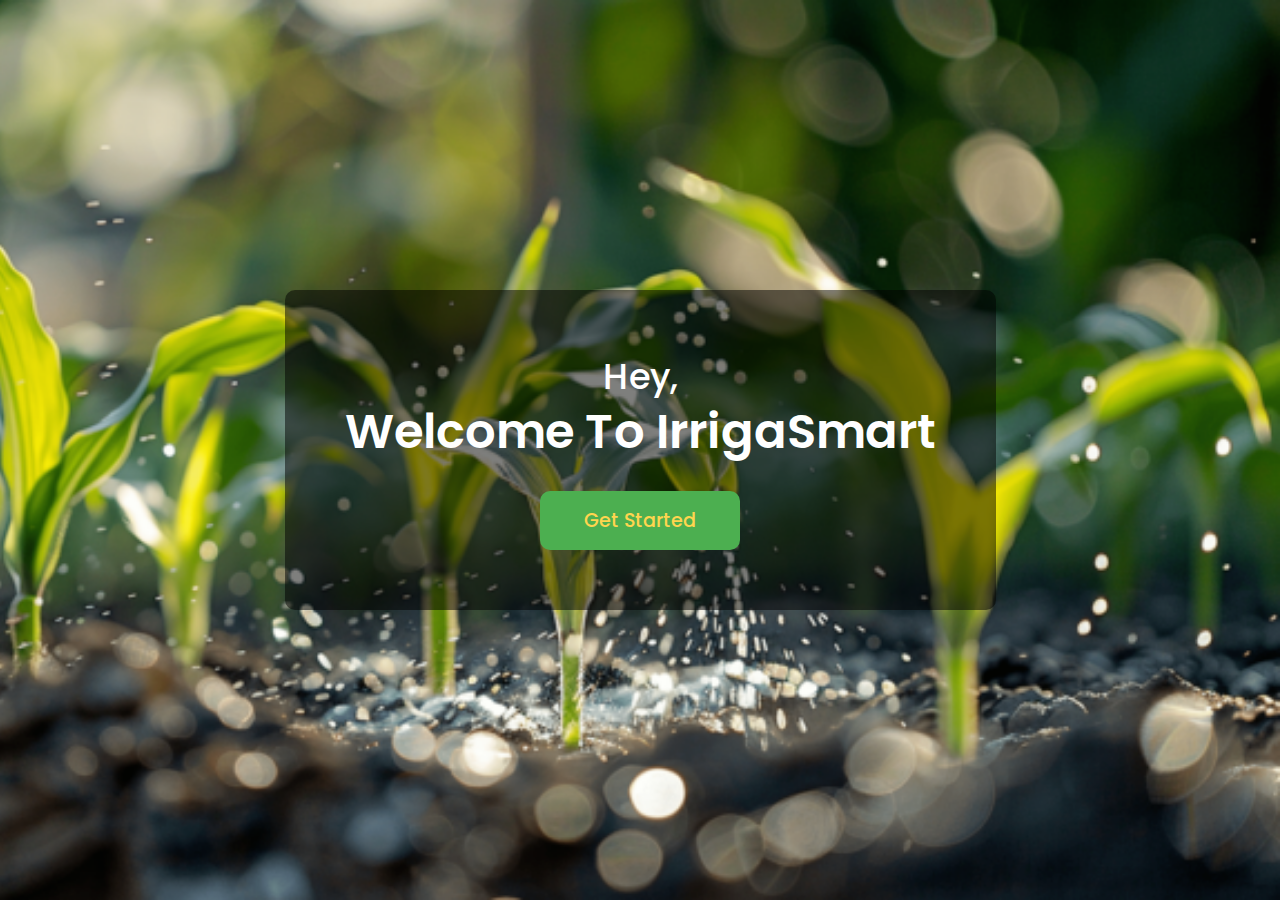
<file: index.html>
<!DOCTYPE html>
<html lang="en">
<head>
    <meta charset="UTF-8">
    <meta name="viewport" content="width=device-width, initial-scale=1.0">
    <title>Welcome Page</title>
    <link rel="shortcut icon" href="./images/logo.jpeg" type="image/x-icon">
    <link rel="stylesheet" href="style.css">
    <link rel="stylesheet" href="https://cdnjs.cloudflare.com/ajax/libs/font-awesome/6.6.0/css/all.min.css" integrity="sha512-Kc323vGBEqzTmouAECnVceyQqyqdsSiqLQISBL29aUW4U/M7pSPA/gEUZQqv1cwx4OnYxTxve5UMg5GT6L4JJg==" crossorigin="anonymous" referrerpolicy="no-referrer" />
    <link rel="shortcut icon" href="images/smart-log.png" type="image/x-icon">
</head>
<body>
    <div class="welcome-container">
        <div class="welcome-text">
            <h2>Hey,</h2>
            <h1>Welcome To IrrigaSmart<i class="fa-solid fa-seedling"></i></h1>
            <button type="button"><a href="signup.html">Get Started</a></button>
        </div>
    </div>
   
</body>
</html>
</file>
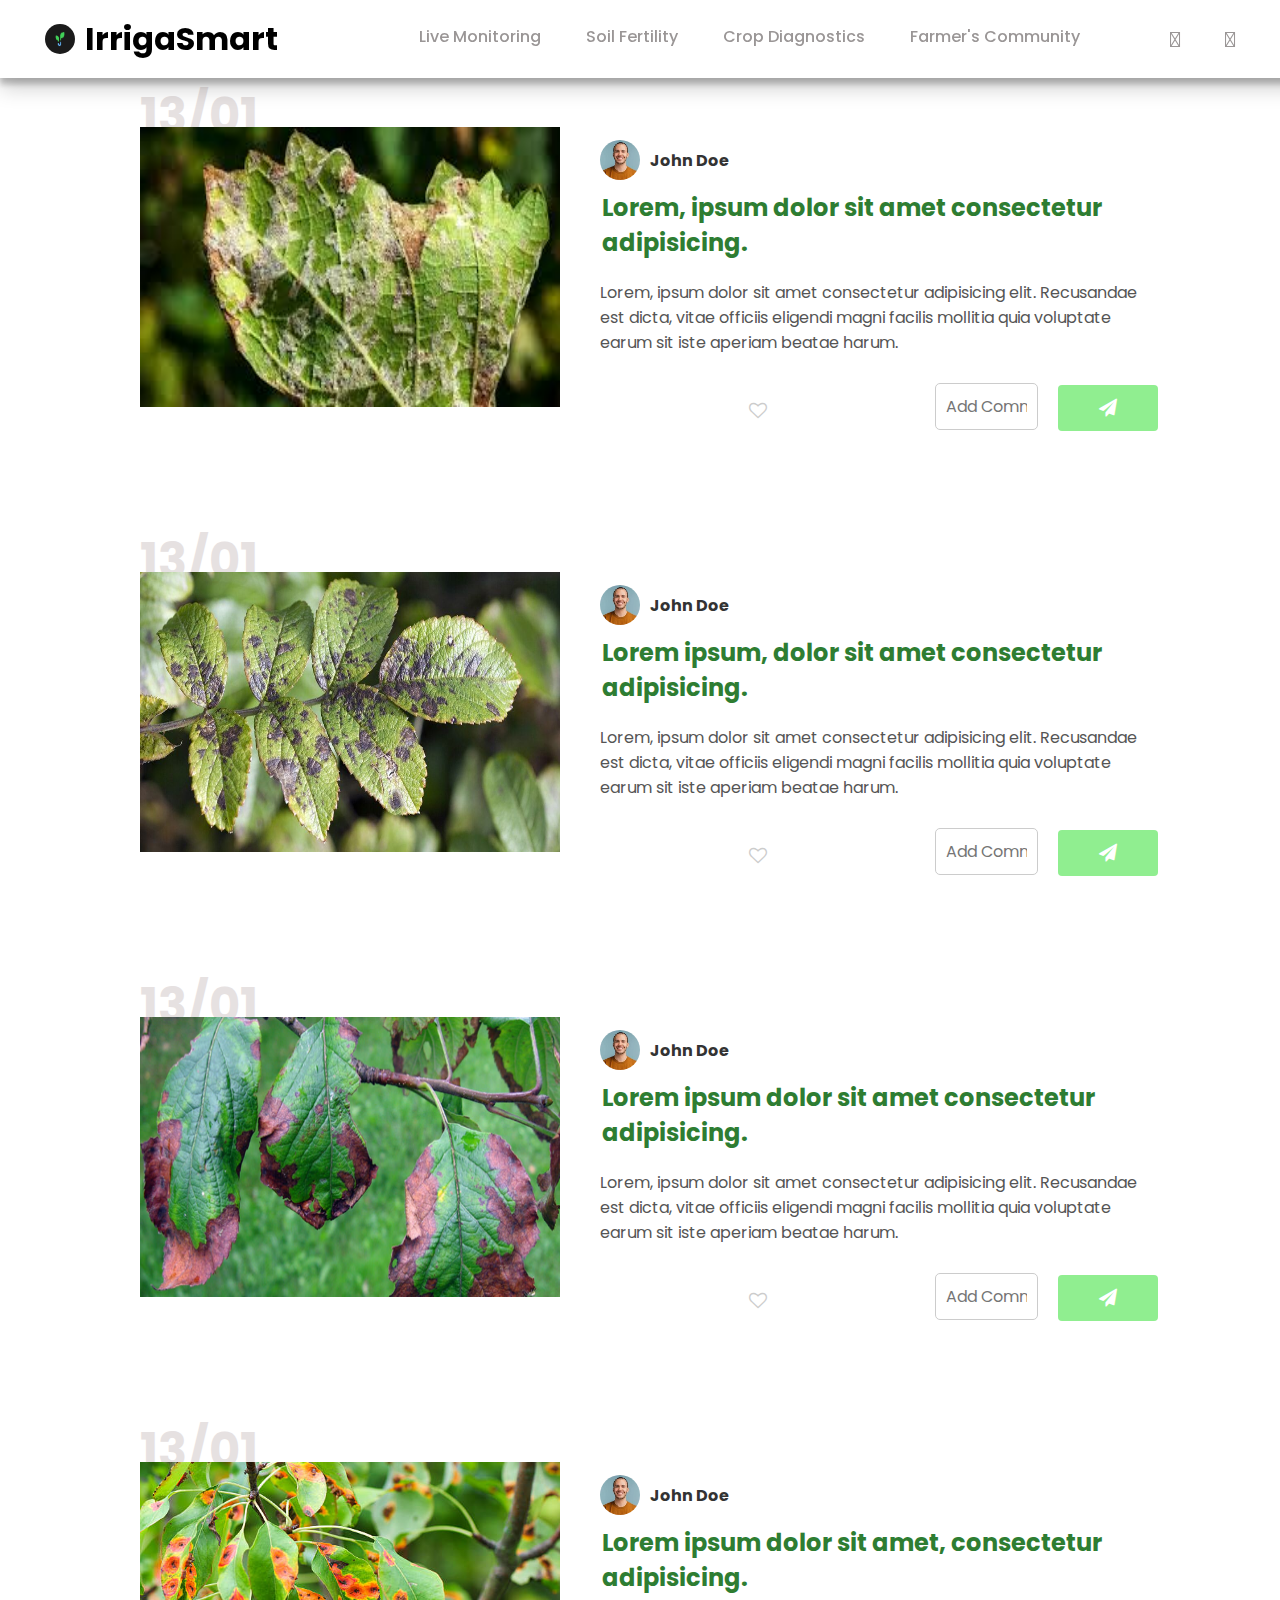
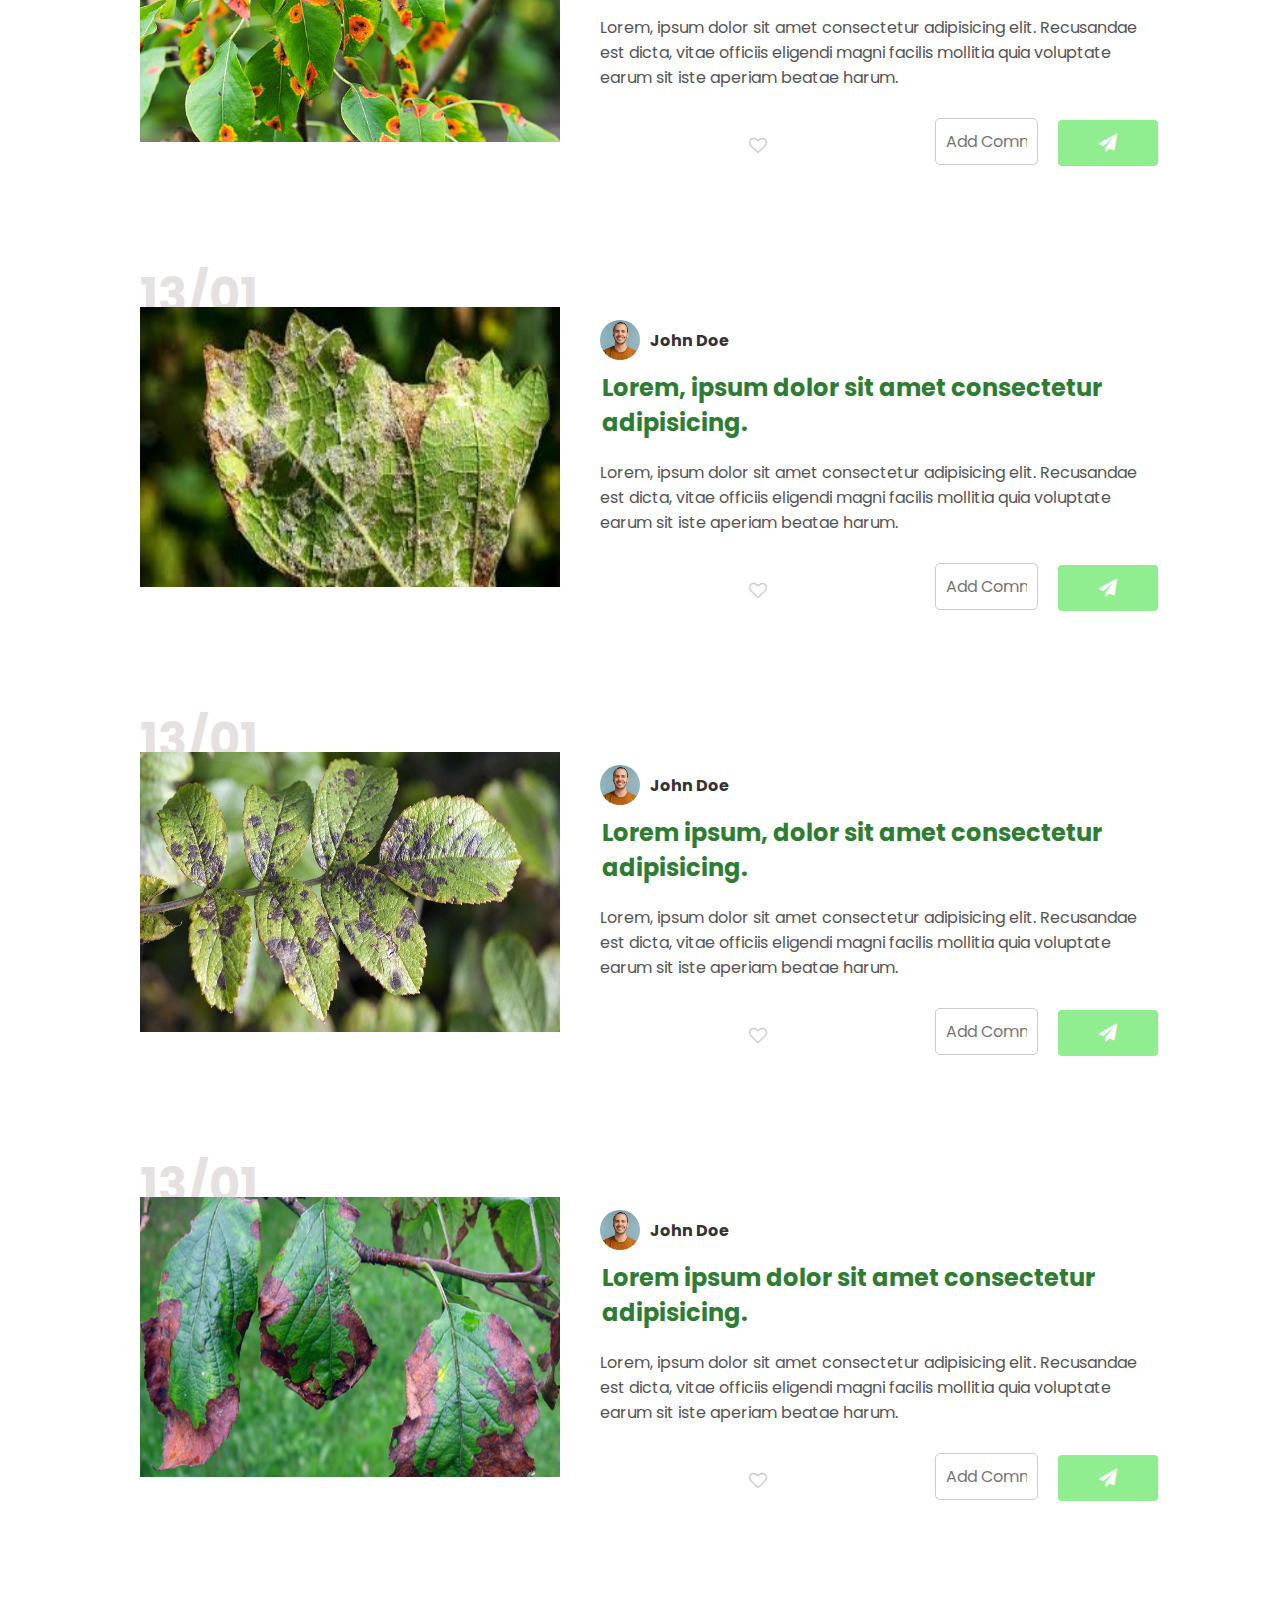
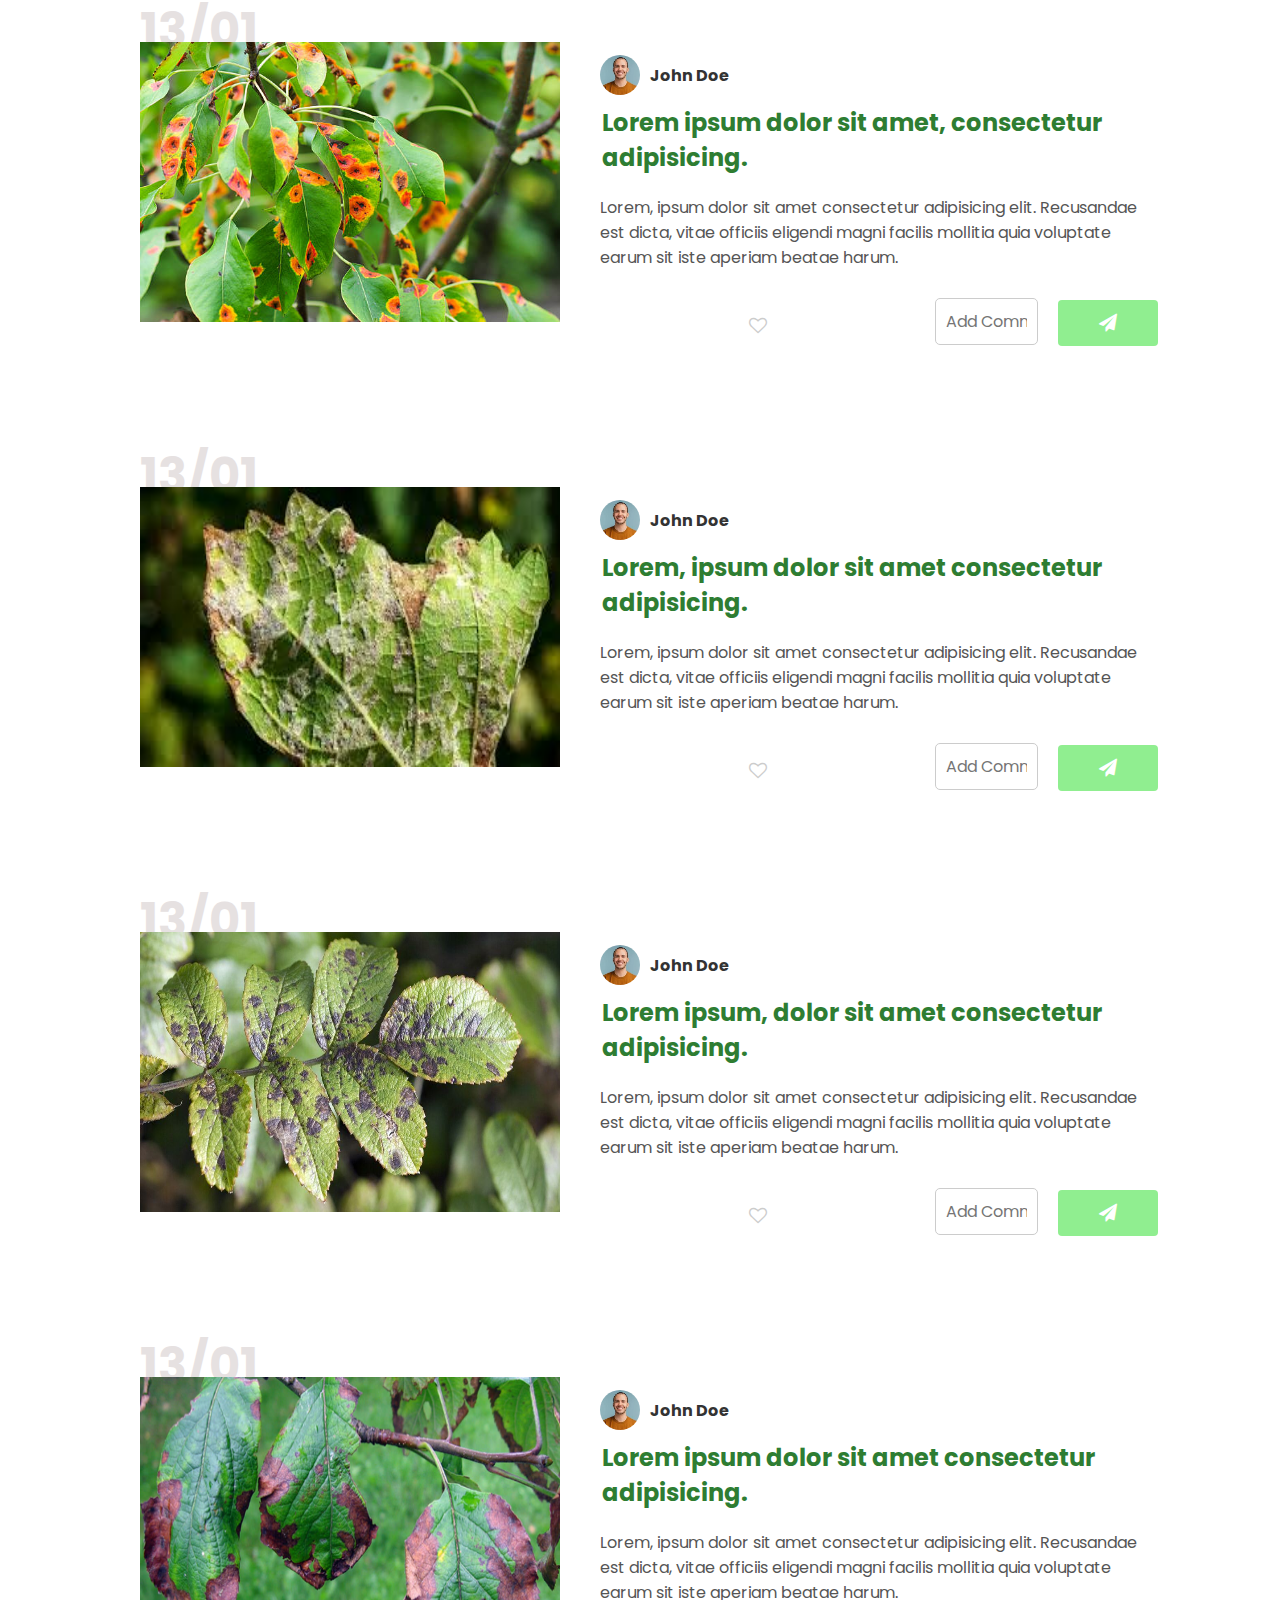
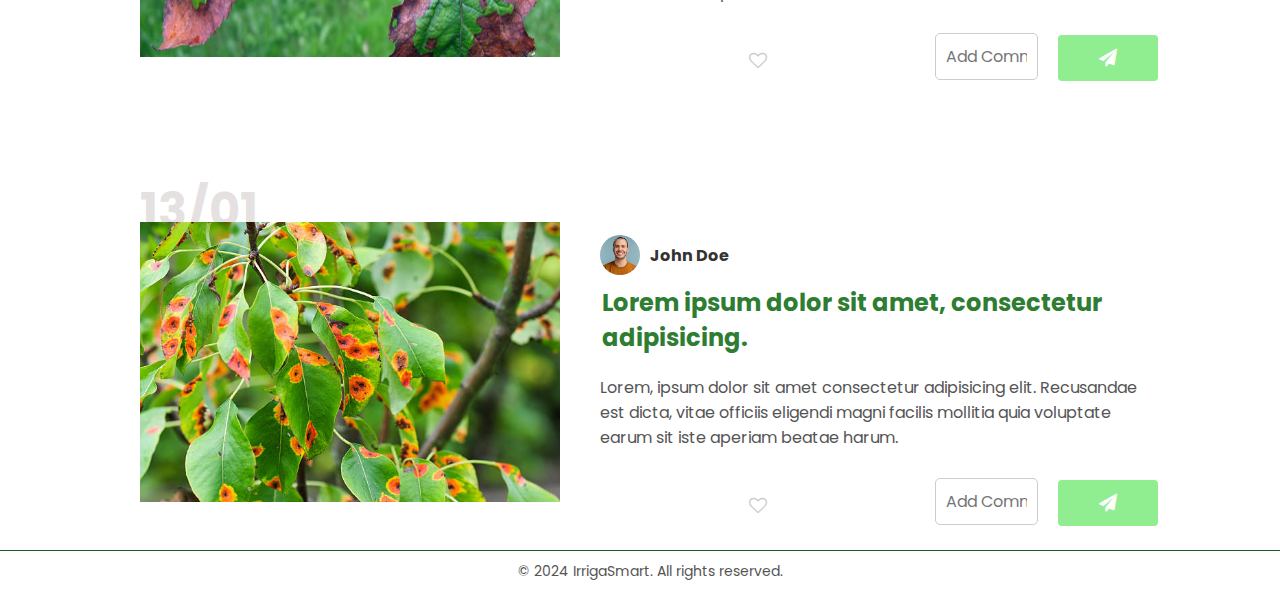
<file: community.html>
<!DOCTYPE html>
<html lang="en">
  <head>
    <meta charset="UTF-8" />
    <meta name="viewport" content="width=device-width, initial-scale=1.0" />
    <title>Community</title>
    <link rel="shortcut icon" href="./images/logo.jpeg" type="image/x-icon">
    <link rel="stylesheet" href="style.css">
    <link
      rel="stylesheet"
      href="https://cdnjs.cloudflare.com/ajax/libs/font-awesome/6.6.0/css/all.min.css"
      integrity="sha512-Kc323vGBEqzTmouAECnVceyQqyqdsSiqLQISBL29aUW4U/M7pSPA/gEUZQqv1cwx4OnYxTxve5UMg5GT6L4JJg=="
      crossorigin="anonymous"
      referrerpolicy="no-referrer"
    />
    <link rel="shortcut icon" href="images/smart-log.png" type="image/x-icon">
    <link rel="stylesheet" href="https://cdnjs.cloudflare.com/ajax/libs/font-awesome/4.7.0/css/font-awesome.min.css">
  </head>
  <body>
<!--Navbar-->
<nav>
  <div class="navbar-conatiner">
    <div class="navbar-title">
        <img src="images/smart-log.png" width="30px" height="30px" alt="" style="border-radius: 50%;">
      <h1>IrrigaSmart</h1>
    </div>
    <div class="navbar-links">
      <p class="navbar-link"><a href="sensors-info.html">Live Monitoring</a></p>
      <p class="navbar-link"><a href="npksensor.html">Soil Fertility</a></p>
      <p class="navbar-link"><a href="disease.html">Crop Diagnostics</a></p>
      <p class="navbar-link"><a href="community.html">Farmer's Community</a></p>

      <div id="google_translate_element"></div> 
      <p class="navbar-link">
          <a id="notify-btn"><i class="fa-regular fa-bell"></i></a>
        </p>
        <p class="navbar-link">
            <a id="profile-view" href="profile.html"><i class="fa-solid fa-user"></i></a>
          </p>
      </div>
</nav>
<!--Notification-->

<div class="cart-main-container">
    <i class="fa-solid fa-xmark" id="cart-exit"></i>
    <h1>Notifications</h1>
    <div class="notify-msg">
    <div class="notifi-1">
        <p> Humidity Low.Pump ON.</p>
        <p>15/03/2024  16:45:34</p>
    </div>
    <div class="notifi-1">
        <p> Humidity Low.Pump OFF.</p>
        <p>15/03/2024  16:45:34</p>
    </div>
    <div class="notifi-1">
        <p> Humidity Low.Pump ON.</p>
        <p>15/03/2024  16:45:34</p>
    </div>
    <div class="notifi-1">
        <p> Humidity Low.Pump OFF</p>
        <p>15/03/2024  16:45:34</p>
    </div>
    </div>
  </div>
    <!--Blog-news-->
    <!--1-->
<!-- Example for one block -->
<div class="blog-news-container">
  <div class="blog-news-container-image">
      <h1>13/01</h1>
      <img src="./images/disease-1.jpeg" alt="Blog Image 1" />
  </div>
  <div class="blog-news-container-text">
      <div class="blog-news-header">
          <img src="./images/prof.jpeg" alt="Profile Icon" class="profile-icon" />
          <div class="profile-info">
              <h4 class="username">John Doe</h4>
          </div>
      </div>
      <h2>Lorem, ipsum dolor sit amet consectetur adipisicing.</h2>
      <p>Lorem, ipsum dolor sit amet consectetur adipisicing elit. Recusandae est dicta, vitae officiis eligendi magni facilis mollitia quia voluptate earum sit iste aperiam beatae harum.</p>
      <div class="interaction-container">
        <button class="like-button">
          <i class="fa fa-heart-o"></i>
      </button>
      
      <div class="comment-container">
        <input type="text" placeholder="Add Comment..." class="comments-box-info">
        <button class="send-button">
            <i class="fa fa-paper-plane"></i> <!-- Send icon -->
        </button>
    </div>
      </div>
  </div>
</div>

<div class="blog-news-container">
  <div class="blog-news-container-image">
      <h1>13/01</h1>
      <img src="./images/disease-2.jpg" alt="Blog Image 1" />
  </div>
  <div class="blog-news-container-text">
      <div class="blog-news-header">
          <img src="./images/prof.jpeg" alt="Profile Icon" class="profile-icon" />
          <div class="profile-info">
              <h4 class="username">John Doe</h4>
          </div>
      </div>
      <h2>Lorem ipsum, dolor sit amet consectetur adipisicing.</h2>
      <p>Lorem, ipsum dolor sit amet consectetur adipisicing elit. Recusandae est dicta, vitae officiis eligendi magni facilis mollitia quia voluptate earum sit iste aperiam beatae harum.</p>
      <div class="interaction-container">
        <button class="like-button">
          <i class="fa fa-heart-o"></i>
      </button>
      
      <div class="comment-container">
        <input type="text" placeholder="Add Comment..." class="comments-box-info">
        <button class="send-button">
            <i class="fa fa-paper-plane"></i> <!-- Send icon -->
        </button>
    </div>
      </div>
  </div>
</div>

<div class="blog-news-container">
  <div class="blog-news-container-image">
      <h1>13/01</h1>
      <img src="./images/disease-3.jpeg" alt="Blog Image 1" />
  </div>
  <div class="blog-news-container-text">
      <div class="blog-news-header">
          <img src="./images/prof.jpeg" alt="Profile Icon" class="profile-icon" />
          <div class="profile-info">
              <h4 class="username">John Doe</h4>
          </div>
      </div>
      <h2>Lorem ipsum dolor sit amet consectetur adipisicing.</h2>
      <p>Lorem, ipsum dolor sit amet consectetur adipisicing elit. Recusandae est dicta, vitae officiis eligendi magni facilis mollitia quia voluptate earum sit iste aperiam beatae harum.</p>
      <div class="interaction-container">
        <button class="like-button">
          <i class="fa fa-heart-o"></i>
      </button>
      
      <div class="comment-container">
        <input type="text" placeholder="Add Comment..." class="comments-box-info">
        <button class="send-button">
            <i class="fa fa-paper-plane"></i> <!-- Send icon -->
        </button>
    </div>
      </div>
  </div>
</div>

<div class="blog-news-container">
  <div class="blog-news-container-image">
      <h1>13/01</h1>
      <img src="./images/disease-3.jpg" alt="Blog Image 1" />
  </div>
  <div class="blog-news-container-text">
      <div class="blog-news-header">
          <img src="./images/prof.jpeg" alt="Profile Icon" class="profile-icon" />
          <div class="profile-info">
              <h4 class="username">John Doe</h4>
          </div>
      </div>
      <h2>Lorem ipsum dolor sit amet, consectetur adipisicing.</h2>
      <p>Lorem, ipsum dolor sit amet consectetur adipisicing elit. Recusandae est dicta, vitae officiis eligendi magni facilis mollitia quia voluptate earum sit iste aperiam beatae harum.</p>
      <div class="interaction-container">
        <button class="like-button">
          <i class="fa fa-heart-o"></i>
      </button>
      
      <div class="comment-container">
        <input type="text" placeholder="Add Comment..." class="comments-box-info">
        <button class="send-button">
            <i class="fa fa-paper-plane"></i> <!-- Send icon -->
        </button>
    </div>
      </div>
  </div>
</div>

<div class="blog-news-container">
  <div class="blog-news-container-image">
      <h1>13/01</h1>
      <img src="./images/disease-1.jpeg" alt="Blog Image 1" />
  </div>
  <div class="blog-news-container-text">
      <div class="blog-news-header">
          <img src="./images/prof.jpeg" alt="Profile Icon" class="profile-icon" />
          <div class="profile-info">
              <h4 class="username">John Doe</h4>
          </div>
      </div>
      <h2>Lorem, ipsum dolor sit amet consectetur adipisicing.</h2>
      <p>Lorem, ipsum dolor sit amet consectetur adipisicing elit. Recusandae est dicta, vitae officiis eligendi magni facilis mollitia quia voluptate earum sit iste aperiam beatae harum.</p>
      <div class="interaction-container">
        <button class="like-button">
          <i class="fa fa-heart-o"></i>
      </button>
      
      <div class="comment-container">
        <input type="text" placeholder="Add Comment..." class="comments-box-info">
        <button class="send-button">
            <i class="fa fa-paper-plane"></i> <!-- Send icon -->
        </button>
    </div>
      </div>
  </div>
</div>

<div class="blog-news-container">
  <div class="blog-news-container-image">
      <h1>13/01</h1>
      <img src="./images/disease-2.jpg" alt="Blog Image 1" />
  </div>
  <div class="blog-news-container-text">
      <div class="blog-news-header">
          <img src="./images/prof.jpeg" alt="Profile Icon" class="profile-icon" />
          <div class="profile-info">
              <h4 class="username">John Doe</h4>
          </div>
      </div>
      <h2>Lorem ipsum, dolor sit amet consectetur adipisicing.</h2>
      <p>Lorem, ipsum dolor sit amet consectetur adipisicing elit. Recusandae est dicta, vitae officiis eligendi magni facilis mollitia quia voluptate earum sit iste aperiam beatae harum.</p>
      <div class="interaction-container">
        <button class="like-button">
          <i class="fa fa-heart-o"></i>
      </button>
      
      <div class="comment-container">
        <input type="text" placeholder="Add Comment..." class="comments-box-info">
        <button class="send-button">
            <i class="fa fa-paper-plane"></i> <!-- Send icon -->
        </button>
    </div>
      </div>
  </div>
</div>

<div class="blog-news-container">
  <div class="blog-news-container-image">
      <h1>13/01</h1>
      <img src="./images/disease-3.jpeg" alt="Blog Image 1" />
  </div>
  <div class="blog-news-container-text">
      <div class="blog-news-header">
          <img src="./images/prof.jpeg" alt="Profile Icon" class="profile-icon" />
          <div class="profile-info">
              <h4 class="username">John Doe</h4>
          </div>
      </div>
      <h2>Lorem ipsum dolor sit amet consectetur adipisicing.</h2>
      <p>Lorem, ipsum dolor sit amet consectetur adipisicing elit. Recusandae est dicta, vitae officiis eligendi magni facilis mollitia quia voluptate earum sit iste aperiam beatae harum.</p>
      <div class="interaction-container">
        <button class="like-button">
          <i class="fa fa-heart-o"></i>
      </button>
      
      <div class="comment-container">
        <input type="text" placeholder="Add Comment..." class="comments-box-info">
        <button class="send-button">
            <i class="fa fa-paper-plane"></i> <!-- Send icon -->
        </button>
    </div>
      </div>
  </div>
</div>

<div class="blog-news-container">
  <div class="blog-news-container-image">
      <h1>13/01</h1>
      <img src="./images/disease-3.jpg" alt="Blog Image 1" />
  </div>
  <div class="blog-news-container-text">
      <div class="blog-news-header">
          <img src="./images/prof.jpeg" alt="Profile Icon" class="profile-icon" />
          <div class="profile-info">
              <h4 class="username">John Doe</h4>
          </div>
      </div>
      <h2>Lorem ipsum dolor sit amet, consectetur adipisicing.</h2>
      <p>Lorem, ipsum dolor sit amet consectetur adipisicing elit. Recusandae est dicta, vitae officiis eligendi magni facilis mollitia quia voluptate earum sit iste aperiam beatae harum.</p>
      <div class="interaction-container">
        <button class="like-button">
          <i class="fa fa-heart-o"></i>
      </button>
      
      <div class="comment-container">
        <input type="text" placeholder="Add Comment..." class="comments-box-info">
        <button class="send-button">
            <i class="fa fa-paper-plane"></i> <!-- Send icon -->
        </button>
    </div>
      </div>
  </div>
</div>

<div class="blog-news-container">
  <div class="blog-news-container-image">
      <h1>13/01</h1>
      <img src="./images/disease-1.jpeg" alt="Blog Image 1" />
  </div>
  <div class="blog-news-container-text">
      <div class="blog-news-header">
          <img src="./images/prof.jpeg" alt="Profile Icon" class="profile-icon" />
          <div class="profile-info">
              <h4 class="username">John Doe</h4>
          </div>
      </div>
      <h2>Lorem, ipsum dolor sit amet consectetur adipisicing.</h2>
      <p>Lorem, ipsum dolor sit amet consectetur adipisicing elit. Recusandae est dicta, vitae officiis eligendi magni facilis mollitia quia voluptate earum sit iste aperiam beatae harum.</p>
      <div class="interaction-container">
        <button class="like-button">
          <i class="fa fa-heart-o"></i>
      </button>
      
      <div class="comment-container">
        <input type="text" placeholder="Add Comment..." class="comments-box-info">
        <button class="send-button">
            <i class="fa fa-paper-plane"></i> <!-- Send icon -->
        </button>
    </div>
      </div>
  </div>
</div>

<div class="blog-news-container">
  <div class="blog-news-container-image">
      <h1>13/01</h1>
      <img src="./images/disease-2.jpg" alt="Blog Image 1" />
  </div>
  <div class="blog-news-container-text">
      <div class="blog-news-header">
          <img src="./images/prof.jpeg" alt="Profile Icon" class="profile-icon" />
          <div class="profile-info">
              <h4 class="username">John Doe</h4>
          </div>
      </div>
      <h2>Lorem ipsum, dolor sit amet consectetur adipisicing.</h2>
      <p>Lorem, ipsum dolor sit amet consectetur adipisicing elit. Recusandae est dicta, vitae officiis eligendi magni facilis mollitia quia voluptate earum sit iste aperiam beatae harum.</p>
      <div class="interaction-container">
        <button class="like-button">
          <i class="fa fa-heart-o"></i>
      </button>
      
      <div class="comment-container">
        <input type="text" placeholder="Add Comment..." class="comments-box-info">
        <button class="send-button">
            <i class="fa fa-paper-plane"></i> <!-- Send icon -->
        </button>
    </div>
      </div>
  </div>
</div>

<div class="blog-news-container">
  <div class="blog-news-container-image">
      <h1>13/01</h1>
      <img src="./images/disease-3.jpeg" alt="Blog Image 1" />
  </div>
  <div class="blog-news-container-text">
      <div class="blog-news-header">
          <img src="./images/prof.jpeg" alt="Profile Icon" class="profile-icon" />
          <div class="profile-info">
              <h4 class="username">John Doe</h4>
          </div>
      </div>
      <h2>Lorem ipsum dolor sit amet consectetur adipisicing.</h2>
      <p>Lorem, ipsum dolor sit amet consectetur adipisicing elit. Recusandae est dicta, vitae officiis eligendi magni facilis mollitia quia voluptate earum sit iste aperiam beatae harum.</p>
      <div class="interaction-container">
        <button class="like-button">
          <i class="fa fa-heart-o"></i>
      </button>
      
      <div class="comment-container">
        <input type="text" placeholder="Add Comment..." class="comments-box-info">
        <button class="send-button">
            <i class="fa fa-paper-plane"></i> <!-- Send icon -->
        </button>
    </div>
      </div>
  </div>
</div>

<div class="blog-news-container">
  <div class="blog-news-container-image">
      <h1>13/01</h1>
      <img src="./images/disease-3.jpg" alt="Blog Image 1" />
  </div>
  <div class="blog-news-container-text">
      <div class="blog-news-header">
          <img src="./images/prof.jpeg" alt="Profile Icon" class="profile-icon" />
          <div class="profile-info">
              <h4 class="username">John Doe</h4>
          </div>
      </div>
      <h2>Lorem ipsum dolor sit amet, consectetur adipisicing.</h2>
      <p>Lorem, ipsum dolor sit amet consectetur adipisicing elit. Recusandae est dicta, vitae officiis eligendi magni facilis mollitia quia voluptate earum sit iste aperiam beatae harum.</p>
      <div class="interaction-container">
        <button class="like-button">
          <i class="fa fa-heart-o"></i>
      </button>
      
      <div class="comment-container">
        <input type="text" placeholder="Add Comment..." class="comments-box-info">
        <button class="send-button">
            <i class="fa fa-paper-plane"></i> <!-- Send icon -->
        </button>
    </div>
      </div>
  </div>
</div>
<footer class="footer">
  <p>&copy; 2024 IrrigaSmart. All rights reserved.</p>
</footer>



    
    <script src="script.js"></script>
    <script type="text/javascript">
      function googleTranslateElementInit() {
          new google.translate.TranslateElement(
              {pageLanguage: 'en'},
              'google_translate_element'
          );
      } 
</script>
<script type="text/javascript" src="https://translate.google.com/translate_a/element.js?cb=googleTranslateElementInit"></script>
  </body>
</html>
</file>
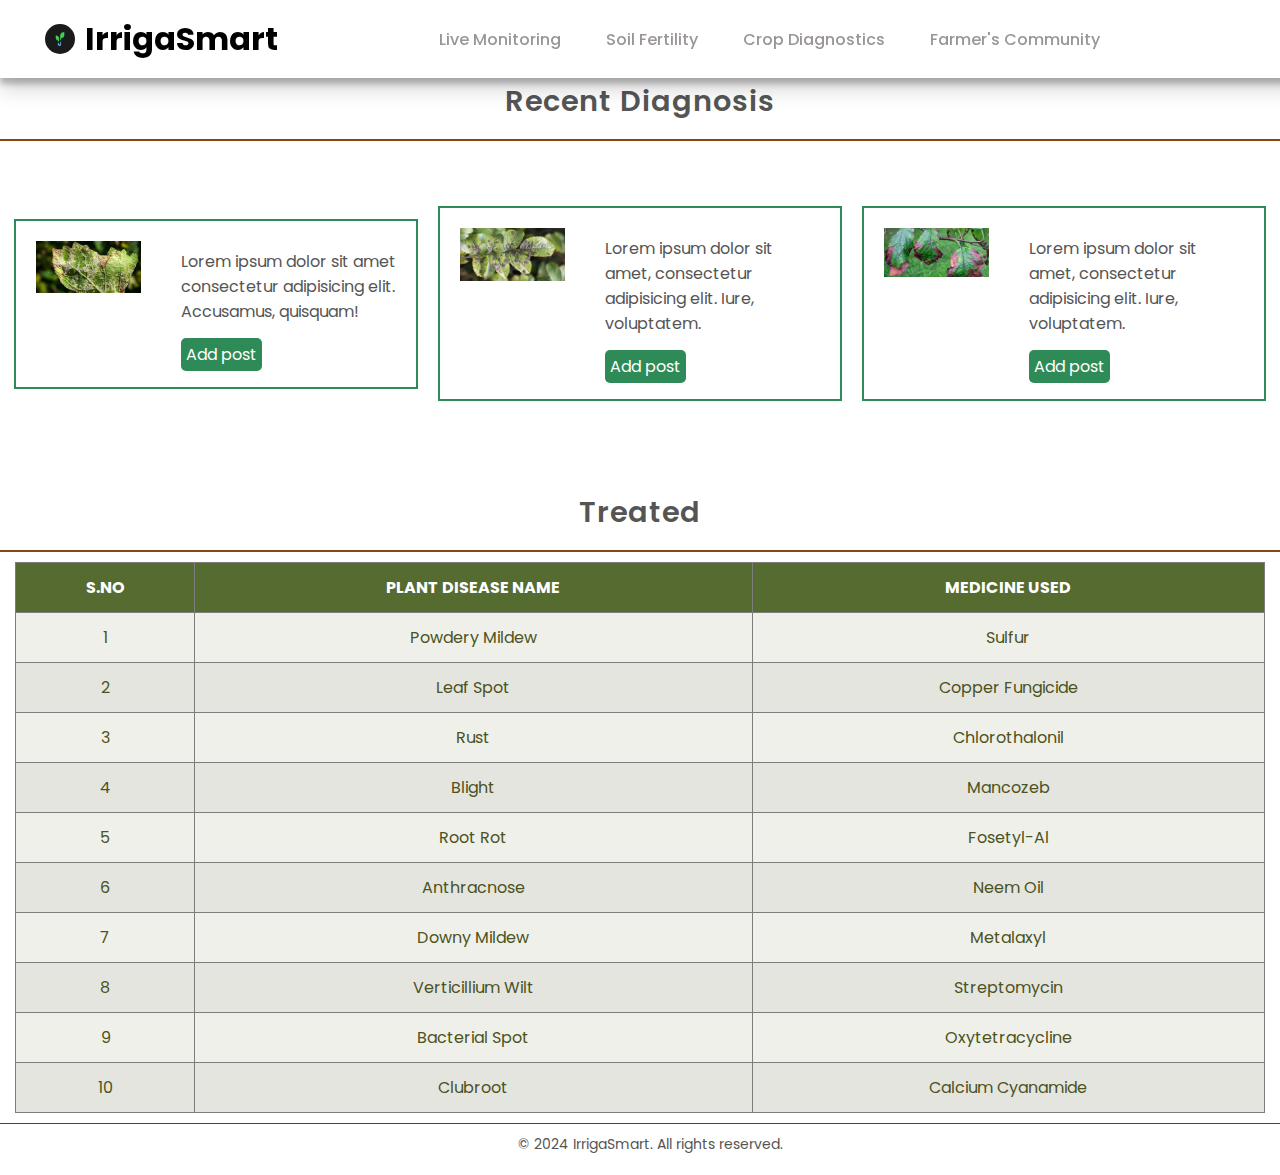
<file: disease.html>
<!DOCTYPE html>
<html lang="en">
<head>
    <meta charset="UTF-8">
    <meta name="viewport" content="width=device-width, initial-scale=1.0">
    <title>Disease</title>
    <link rel="shortcut icon" href="./images/logo.jpeg" type="image/x-icon">
    <link rel="stylesheet" href="style.css">
    <link rel="stylesheet" href="https://cdnjs.cloudflare.com/ajax/libs/font-awesome/6.6.0/css/all.min.css" integrity="sha512-Kc323vGBEqzTmouAECnVceyQqyqdsSiqLQISBL29aUW4U/M7pSPA/gEUZQqv1cwx4OnYxTxve5UMg5GT6L4JJg==" crossorigin="anonymous" referrerpolicy="no-referrer" />
    <link rel="shortcut icon" href="images/smart-log.png" type="image/x-icon">
</head>
<body>
<!--Navbar-->
<!--Navbar-->
<nav>
    <div class="navbar-conatiner">
      <div class="navbar-title">
          <img src="images/smart-log.png" width="30px" height="30px" alt="" style="border-radius: 50%;">
        <h1>IrrigaSmart</h1>
      </div>
      <div class="navbar-links">
        <p class="navbar-link"><a href="sensors-info.html">Live Monitoring</a></p>
        <p class="navbar-link"><a href="npksensor.html">Soil Fertility</a></p>
        <p class="navbar-link"><a href="disease.html">Crop Diagnostics</a></p>
        <p class="navbar-link"><a href="community.html">Farmer's Community</a></p>
  
        <div id="google_translate_element"></div> 
        <p class="navbar-link">
            <a id="notify-btn"><i class="fa-regular fa-bell"></i></a>
          </p>
          <p class="navbar-link">
              <a id="profile-view" href="profile.html"><i class="fa-solid fa-user"></i></a>
            </p>
        </div>
  </nav>
  
  <!--Notification-->
  
  <div class="cart-main-container">
      <i class="fa-solid fa-xmark" id="cart-exit"></i>
      <h1>Notifications</h1>
      <div class="notify-msg">
      <div class="notifi-1">
          <p> Humidity Low.Pump ON.</p>
          <p>15/03/2024  16:45:34</p>
      </div>
      <div class="notifi-1">
          <p> Humidity Low.Pump OFF.</p>
          <p>15/03/2024  16:45:34</p>
      </div>
      <div class="notifi-1">
          <p> Humidity Low.Pump ON.</p>
          <p>15/03/2024  16:45:34</p>
      </div>
      <div class="notifi-1">
          <p> Humidity Low.Pump OFF</p>
          <p>15/03/2024  16:45:34</p>
      </div>
      </div>
    </div>

  


    <!--Products-->
    <div class="products-search">
        <div class="title-text">
            <p>Recent Diagnosis</p>
    </div>
    <!--Image Gallery1-->
    <div class="section3-main-container">
        
        <div class="new-disease">
            <div class="diseases-block">
                <div class="disease-image">
                    <img src="images/disease-1.jpeg">
                </div>
                <div class="disease-about">
                    <div class="disease-info">
                        <p>Lorem ipsum dolor sit amet consectetur adipisicing elit. Accusamus, quisquam!</p>
                    </div>
                    <div class="add-disease-community">
                        <div class="add-btn">
                            <a>Add post</a>


                        </div>
                    </div>
                </div>
            </div>

            

            <div class="diseases-block">
                <div class="disease-image">
                    <img src="images/disease-2.jpg">
                </div>
                <div class="disease-about">
                    <div class="disease-info">
                        <p>Lorem ipsum dolor sit amet, consectetur adipisicing elit. Iure, voluptatem.</p>
                    </div>
                    <div class="add-disease-community">
                        <div class="add-btn">
                            <a>Add post</a>

                        </div>
                    </div>
                </div>
            </div>
            
            <div class="diseases-block">
                <div class="disease-image">
                    <img src="images/disease-3.jpeg">
                </div>
                <div class="disease-about">
                    <div class="disease-info">
                        <p>Lorem ipsum dolor sit amet, consectetur adipisicing elit. Iure, voluptatem.</p>
                    </div>
                    <div class="add-disease-community">
                        <div class="add-btn">
                            <a>Add post</a>
                        </div>
                    </div>
                </div>
            </div>

        </div>
        
    </div>
    <div class="pop-up-disease-add">
        <div class="form-group">
            <div class="disease-popup-img">
                <img src="images/disease-3.jpeg">
            </div>
        </div>
        <div class="description-disease">

            <h3>Description </h3>
            <form action="#">
                
                <div class="form-group">
                   
                    <textarea name="" id="" class="form-control" placeholder="Write the description.........." required></textarea>
                    <label for="" class="form-label"></label>
                </div>
                <button class="btn post-btn">Post</button>
                <div class="close">
                    <svg xmlns="http://www.w3.org/2000/svg" height="24px" viewBox="0 -960 960 960" width="24px" fill="#e8eaed"><path d="m256-200-56-56 224-224-224-224 56-56 224 224 224-224 56 56-224 224 224 224-56 56-224-224-224 224Z"/></svg>
                </div>

        </div>
    </div>
    
<!--Products-->
<div class="products-search">
    <div class="title-text">
        <center><p>Treated</p></center>
    </div>
</div>
    <!--Table of Plant Diseases and Medicines-->
    <div class="disease-table">
        <table border="1" cellspacing="0" cellpadding="10">
            <thead>
                <tr>
                    <th>S.No</th>
                    <th>Plant Disease Name</th>
                    <th>Medicine Used</th>
                </tr>
            </thead>
            <tbody>
                <tr>
                    <td>1</td>
                    <td>Powdery Mildew</td>
                    <td>Sulfur</td>
                </tr>
                <tr>
                    <td>2</td>
                    <td>Leaf Spot</td>
                    <td>Copper Fungicide</td>
                </tr>
                <tr>
                    <td>3</td>
                    <td>Rust</td>
                    <td>Chlorothalonil</td>
                </tr>
                <tr>
                    <td>4</td>
                    <td>Blight</td>
                    <td>Mancozeb</td>
                </tr>
                <tr>
                    <td>5</td>
                    <td>Root Rot</td>
                    <td>Fosetyl-Al</td>
                </tr>
                <tr>
                    <td>6</td>
                    <td>Anthracnose</td>
                    <td>Neem Oil</td>
                </tr>
                <tr>
                    <td>7</td>
                    <td>Downy Mildew</td>
                    <td>Metalaxyl</td>
                </tr>
                <tr>
                    <td>8</td>
                    <td>Verticillium Wilt</td>
                    <td>Streptomycin</td>
                </tr>
                <tr>
                    <td>9</td>
                    <td>Bacterial Spot</td>
                    <td>Oxytetracycline</td>
                </tr>
                <tr>
                    <td>10</td>
                    <td>Clubroot</td>
                    <td>Calcium Cyanamide</td>
                </tr>
           
            </tbody>
        </table>
    </div>
</div>

<footer class="footer">
    <p>&copy; 2024 IrrigaSmart. All rights reserved.</p>
</footer>

 
    
    <script src="script.js"></script>
    <script type="text/javascript">
        function googleTranslateElementInit() {
            new google.translate.TranslateElement(
                {pageLanguage: 'en'},
                'google_translate_element'
            );
        } 
  </script>
  <script type="text/javascript" src="https://translate.google.com/translate_a/element.js?cb=googleTranslateElementInit"></script>

</body>
</html>
</file>
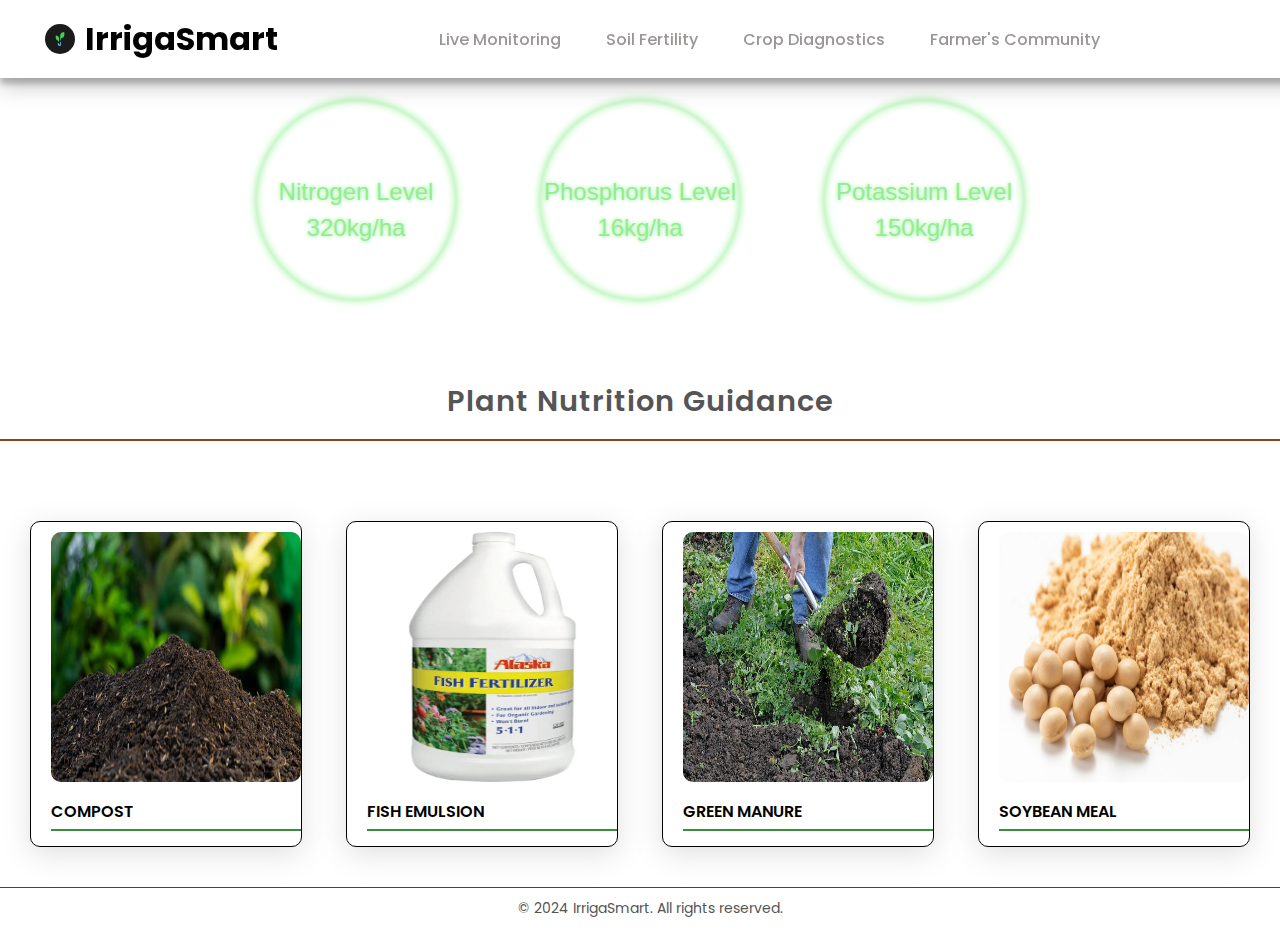
<file: npksensor.html>
<!DOCTYPE html>
<html lang="en">
<head>
    <meta charset="UTF-8">
    <meta name="viewport" content="width=device-width, initial-scale=1.0">
    <title>Sensor Readings</title>
    <link rel="stylesheet" href="style.css" />
    <link rel="shortcut icon" href="./images/logo.jpeg" type="image/x-icon">
    <link
      rel="stylesheet"
      href="https://cdnjs.cloudflare.com/ajax/libs/font-awesome/6.6.0/css/all.min.css"
      integrity="sha512-Kc323vGBEqzTmouAECnVceyQqyqdsSiqLQISBL29aUW4U/M7pSPA/gEUZQqv1cwx4OnYxTxve5UMg5GT6L4JJg=="
      crossorigin="anonymous"
      referrerpolicy="no-referrer"
    />
    <link rel="shortcut icon" href="images/smart-log.png" type="image/x-icon">
</head>
<body>

    <!--Navbar-->
<!--Navbar-->
<nav>
    <div class="navbar-conatiner">
      <div class="navbar-title">
          <img src="images/smart-log.png" width="30px" height="30px" alt="" style="border-radius: 50%;">
        <h1>IrrigaSmart</h1>
      </div>
      <div class="navbar-links">
        <p class="navbar-link"><a href="sensors-info.html">Live Monitoring</a></p>
        <p class="navbar-link"><a href="npksensor.html">Soil Fertility</a></p>
        <p class="navbar-link"><a href="disease.html">Crop Diagnostics</a></p>
        <p class="navbar-link"><a href="community.html">Farmer's Community</a></p>
  
        <div id="google_translate_element"></div> 
        <p class="navbar-link">
            <a id="notify-btn"><i class="fa-regular fa-bell"></i></a>
          </p>
          <p class="navbar-link">
              <a id="profile-view" href="profile.html"><i class="fa-solid fa-user"></i></a>
            </p>
        </div>
  </nav>

  <!--Notification-->

<div class="cart-main-container">
    <i class="fa-solid fa-xmark" id="cart-exit"></i>
    <h1>Notifications</h1>
    <div class="notify-msg">
    <div class="notifi-1">
        <p> Humidity Low.Pump ON.</p>
        <p>15/03/2024  16:45:34</p>
    </div>
    <div class="notifi-1">
        <p> Humidity Low.Pump OFF.</p>
        <p>15/03/2024  16:45:34</p>
    </div>
    <div class="notifi-1">
        <p> Humidity Low.Pump ON.</p>
        <p>15/03/2024  16:45:34</p>
    </div>
    <div class="notifi-1">
        <p> Humidity Low.Pump OFF</p>
        <p>15/03/2024  16:45:34</p>
    </div>
    </div>
  </div>
<!--NPK Readings-->

  <div class="sensor-info-container">
    <div class="sensor-container-box">
        <div class="moisture">
            <p>Nitrogen Level</p>
            <p>320kg/ha</p>
        </div>
        <div class="temperature">
            <p>Phosphorus Level</p>
            <p>16kg/ha</p>
        </div>
        <div class="humidity">
            <p>Potassium Level</p>
            <p>150kg/ha</p>
        </div>
    </div>
</div>

<div class="title-text">
    <center><p>Plant Nutrition Guidance</p></center>
</div>

<div class="section3-image-gallery">
    <div class="section3-image">
        <a href="product-descriptionpage.html">
        <img src="./images/compost.jpg" alt="" width="250px" height="250px" class="pdt-image" ></a>
        <div class="img-description">
            
            <h3 class="product-title">COMPOST</h3>
        </div>
    </div>
    <div class="section3-image">
        <a href="product-descriptionpage.html">
        <img src="./images/fish-emulsion.png" alt="" width="250px" height="250px" class="pdt-image"></a>
        <div class="img-description">
        
            <h3 class="product-title">FISH EMULSION</h3>
        </div>
    </div>
    <div class="section3-image">
        <a href="product-descriptionpage.html">
        <img src="./images/green manure.jpg" alt="" width="250px" height="250px" class="pdt-image"></a>
        <div class="img-description">
            
            <h3 class="product-title">GREEN MANURE</h3>
        </div>
    </div>
    <div class="section3-image">
        <a href="product-descriptionpage.html">
        <img src="./images/soybean.jpg" alt="" width="250px" height="250px" class="pdt-image"></a>
        <div class="img-description">
            
            <h3 class="product-title">SOYBEAN MEAL</h3>
        </div>
    </div>
    </div>
    <footer class="footer">
        <p>&copy; 2024 IrrigaSmart. All rights reserved.</p>
    </footer>


<script src="script.js"></script>
<script type="text/javascript">
    function googleTranslateElementInit() {
        new google.translate.TranslateElement(
            {pageLanguage: 'en'},
            'google_translate_element'
        );
    } 
</script>
<script type="text/javascript" src="https://translate.google.com/translate_a/element.js?cb=googleTranslateElementInit"></script>
    
</body>
</html>
</file>
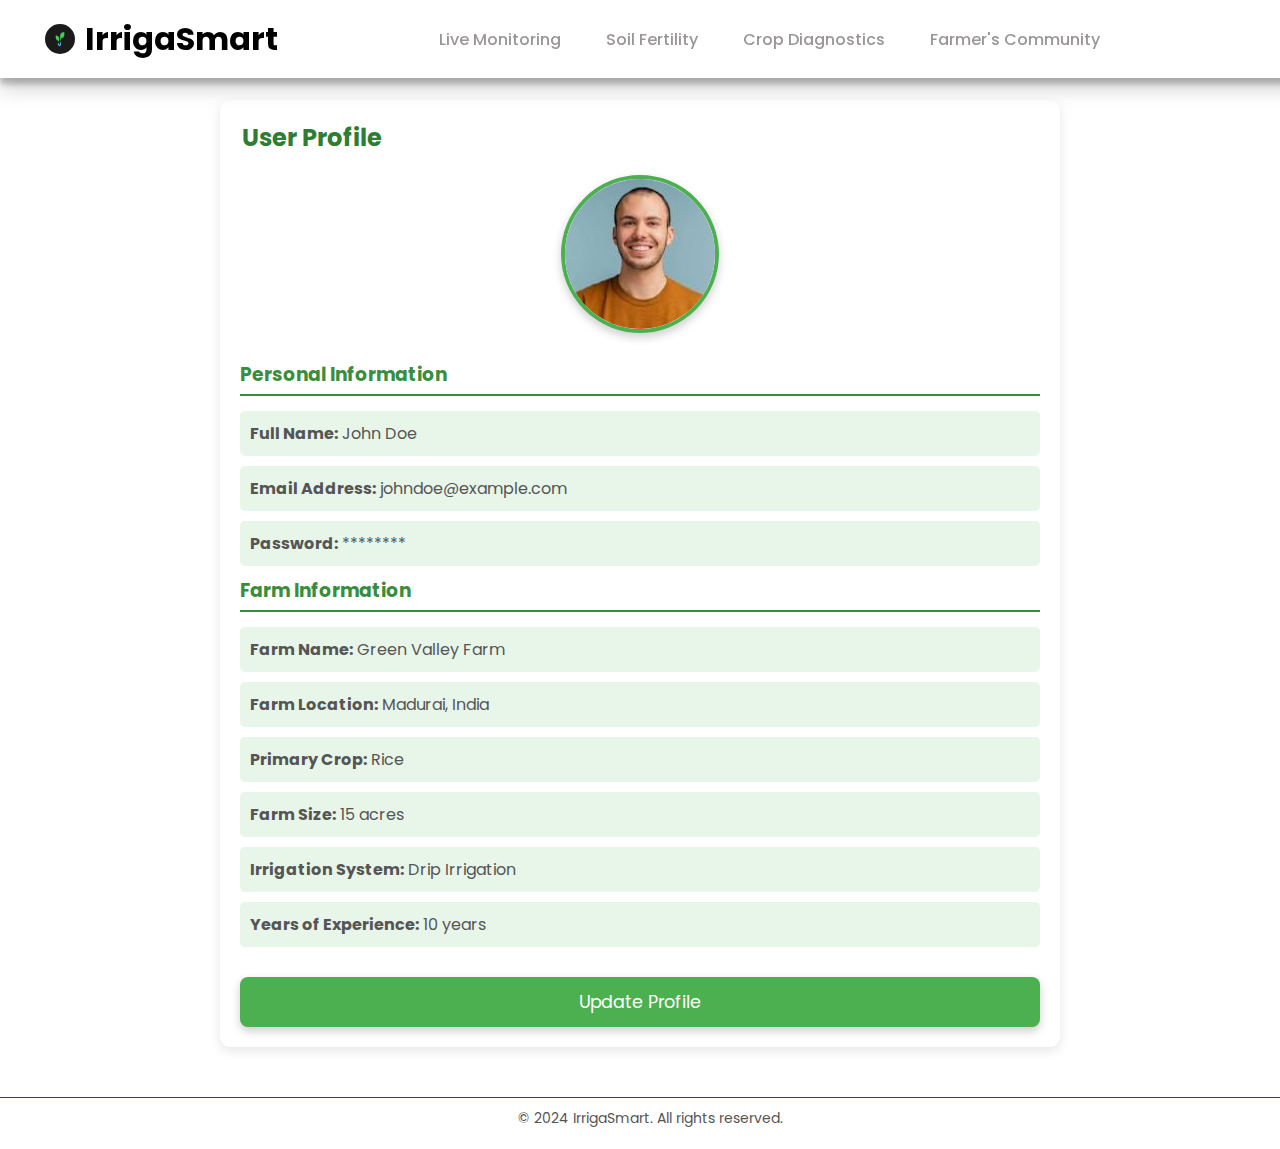
<file: profile.html>
<!DOCTYPE html>
<html lang="en">
<head>
    <meta charset="UTF-8">
    <meta name="viewport" content="width=device-width, initial-scale=1.0">
    <title>Profile</title>
    <link rel="shortcut icon" href="./images/logo.jpeg" type="image/x-icon">
    <link rel="stylesheet" href="style.css" />
    <link
      rel="stylesheet"
      href="https://cdnjs.cloudflare.com/ajax/libs/font-awesome/6.6.0/css/all.min.css"
      integrity="sha512-Kc323vGBEqzTmouAECnVceyQqyqdsSiqLQISBL29aUW4U/M7pSPA/gEUZQqv1cwx4OnYxTxve5UMg5GT6L4JJg=="
      crossorigin="anonymous"
      referrerpolicy="no-referrer"
    />
    <link rel="shortcut icon" href="images/smart-log.png" type="image/x-icon">
</head>
<body>
    <!--Navbar-->
<nav>
  <div class="navbar-conatiner">
    <div class="navbar-title">
        <img src="images/smart-log.png" width="30px" height="30px" alt="" style="border-radius: 50%;">
      <h1>IrrigaSmart</h1>
    </div>
    <div class="navbar-links">
      <p class="navbar-link"><a href="sensors-info.html">Live Monitoring</a></p>
      <p class="navbar-link"><a href="npksensor.html">Soil Fertility</a></p>
      <p class="navbar-link"><a href="disease.html">Crop Diagnostics</a></p>
      <p class="navbar-link"><a href="community.html">Farmer's Community</a></p>

      <div id="google_translate_element"></div> 
      <p class="navbar-link">
          <a id="notify-btn"><i class="fa-regular fa-bell"></i></a>
        </p>
        <p class="navbar-link">
            <a id="profile-view" href="profile.html"><i class="fa-solid fa-user"></i></a>
          </p>
      </div>
</nav>
<!--Notification-->

<div class="cart-main-container">
    <i class="fa-solid fa-xmark" id="cart-exit"></i>
    <h1>Notifications</h1>
    <div class="notify-msg">
    <div class="notifi-1">
        <p> Humidity Low.Pump ON.</p>
        <p>15/03/2024  16:45:34</p>
    </div>
    <div class="notifi-1">
        <p> Humidity Low.Pump OFF.</p>
        <p>15/03/2024  16:45:34</p>
    </div>
    <div class="notifi-1">
        <p> Humidity Low.Pump ON.</p>
        <p>15/03/2024  16:45:34</p>
    </div>
    <div class="notifi-1">
        <p> Humidity Low.Pump OFF</p>
        <p>15/03/2024  16:45:34</p>
    </div>
    </div>
  </div>

  <div class="profile-container">
    <h2>User Profile</h2>

    <!-- Display User Details -->
    <div id="profileDisplay">
      <div class="profile-image">
        <img id="profileImg" src="images/prof.jpeg" alt="Profile Image">
    </div>
        <h3>Personal Information</h3>
        <p><strong>Full Name:</strong> <span id="displayName">John Doe</span></p>
        <p><strong>Email Address:</strong> <span id="displayEmail">johndoe@example.com</span></p>
        <p><strong>Password:</strong> <span id="displayPassword">********</span></p>

        <h3>Farm Information</h3>
        <p><strong>Farm Name:</strong> <span id="displayFarmName">Green Valley Farm</span></p>
        <p><strong>Farm Location:</strong> <span id="displayFarmLocation">Madurai, India</span></p>
        <p><strong>Primary Crop:</strong> <span id="displayCropType">Rice</span></p>
        <p><strong>Farm Size:</strong> <span id="displayFarmSize">15 acres</span></p>
        <p><strong>Irrigation System:</strong> <span id="displayIrrigationSystem">Drip Irrigation</span></p>
        <p><strong>Years of Experience:</strong> <span id="displayFarmExperience">10 years</span></p>

        <!-- Update Profile Button -->
        <button id="updateBtn" class="profile-post-btn">Update Profile</button>
    </div>

    <!-- Editable Profile Form (Hidden Initially) -->
    <form id="profileForm" style="display: none;">
        <h3>Personal Information</h3>
        <label for="name">Full Name:</label>
        <input type="text" id="name" name="name" value="John Doe" required>

        <label for="email">Email Address:</label>
        <input type="email" id="email" name="email" value="johndoe@example.com" required>

        <label for="password">Password:</label>
        <input type="password" id="password" name="password" value="password123" required>

        <h3>Farm Information</h3>
        <label for="farmName">Farm Name:</label>
        <input type="text" id="farmName" name="farmName" value="Green Valley Farm" required>

        <label for="farmLocation">Farm Location:</label>
        <input type="text" id="farmLocation" name="farmLocation" value="Madurai, India" required>

        <label for="cropType">Primary Crop:</label>
        <input type="text" id="cropType" name="cropType" value="Rice" required>

        <label for="farmSize">Farm Size (in acres):</label>
        <input type="number" id="farmSize" name="farmSize" value="15" required>

        <label for="irrigationSystem">Irrigation System Used:</label>
        <input type="text" id="irrigationSystem" name="irrigationSystem" value="Drip Irrigation" required>

        <label for="farmExperience">Years of Farming Experience:</label>
        <input type="number" id="farmExperience" name="farmExperience" value="10" required>

        <!-- Save Changes Button -->
        <button type="submit" class="profile-post-btn">Save Changes</button>
        <button id="cancelBtn" class="profile-post-btn">Cancel</button>
    </form>
</div>

<footer class="footer">
  <p>&copy; 2024 IrrigaSmart. All rights reserved.</p>
</footer>


    <script src="script.js"></script>
    <script type="text/javascript">
      function googleTranslateElementInit() {
          new google.translate.TranslateElement(
              {pageLanguage: 'en'},
              'google_translate_element'
          );
      } 
</script>
<script type="text/javascript" src="https://translate.google.com/translate_a/element.js?cb=googleTranslateElementInit"></script>
</body>
</html>
</file>
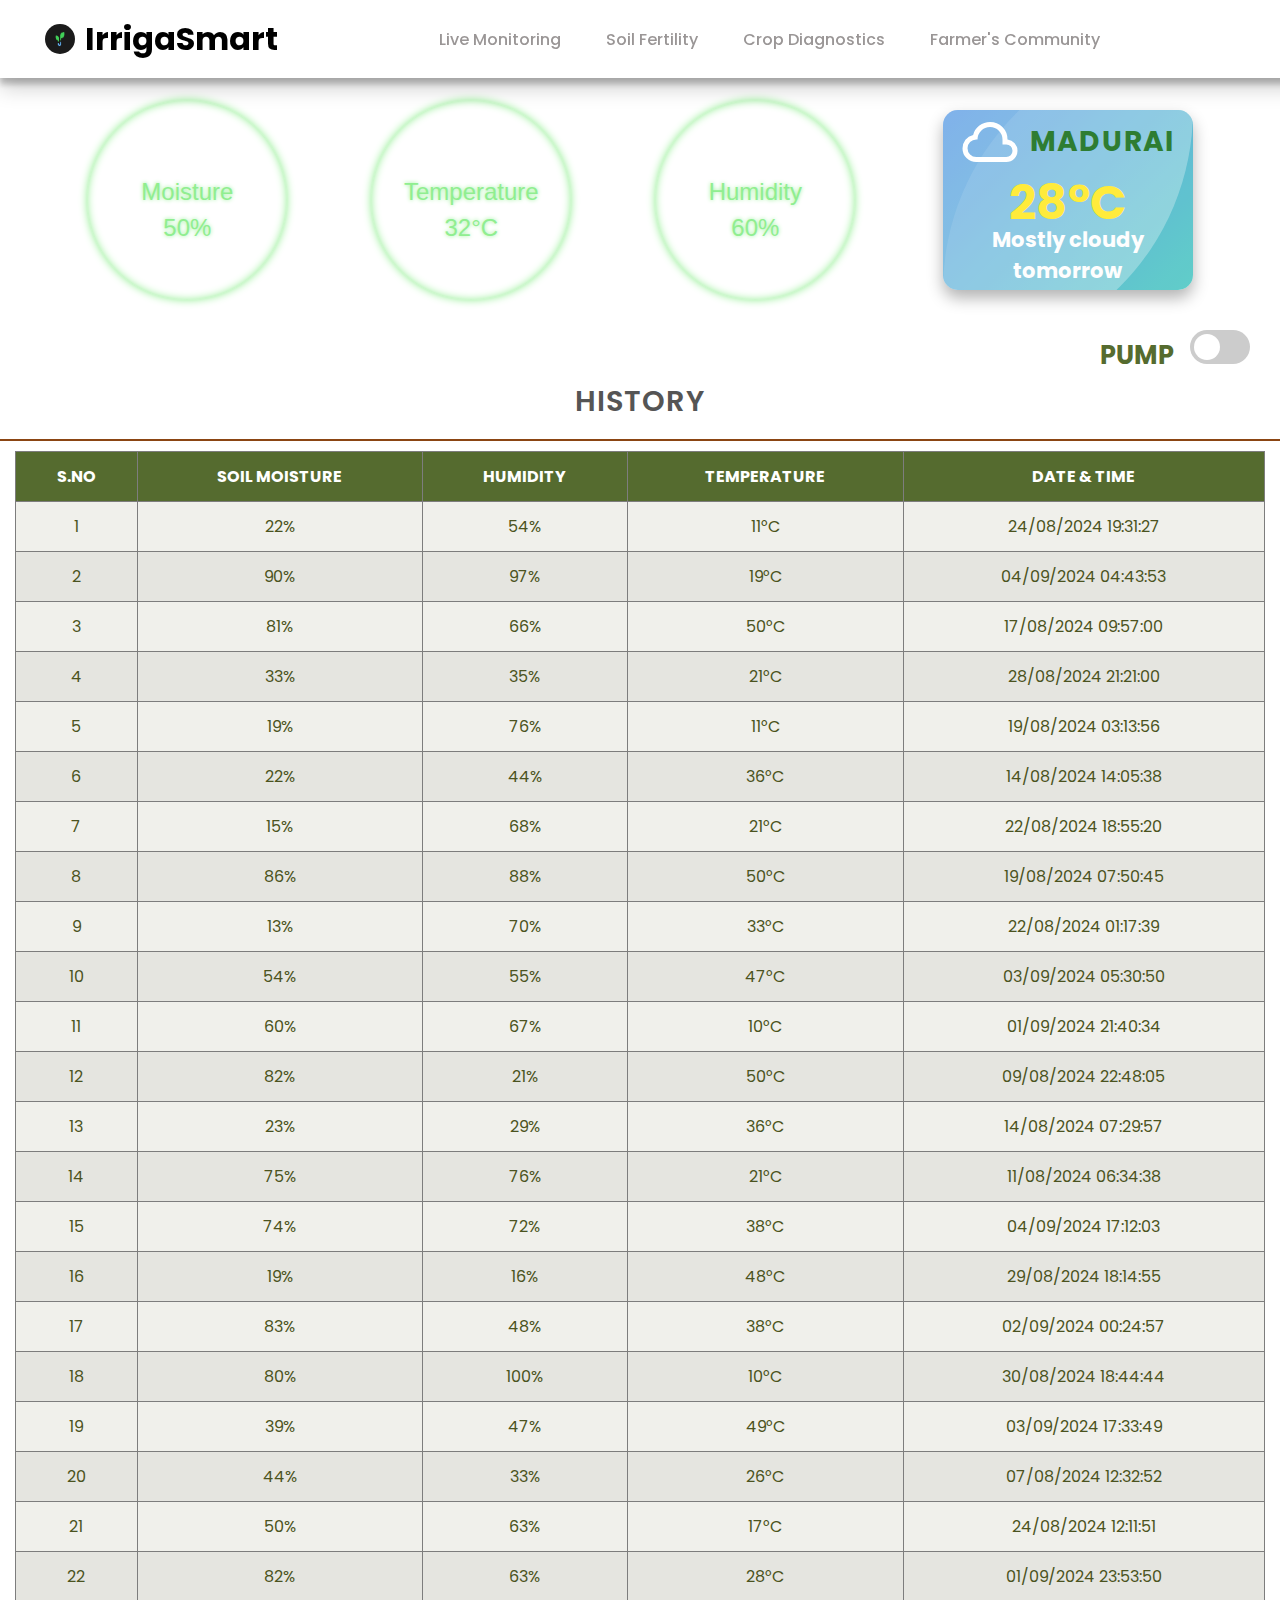
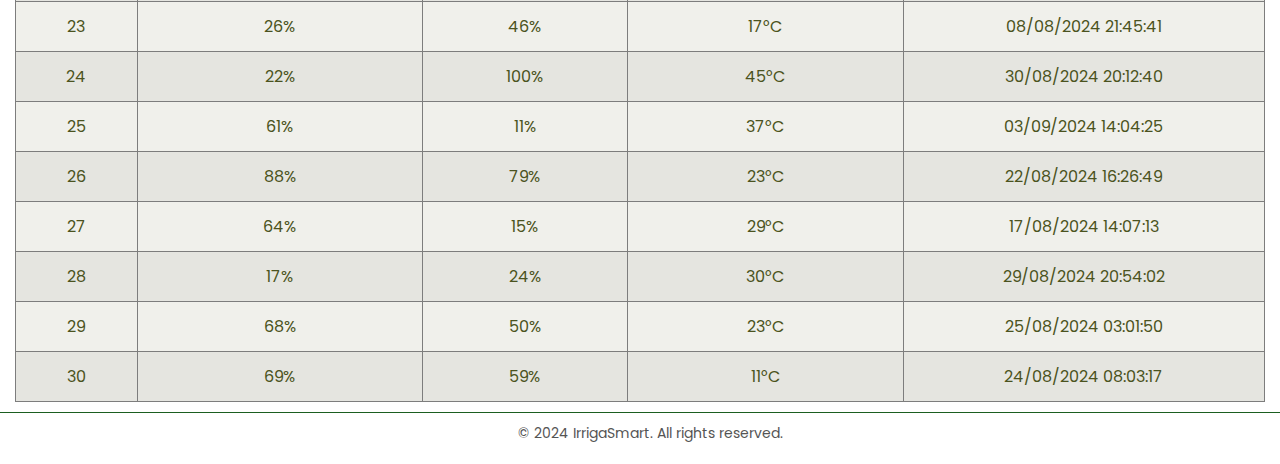
<file: sensors-info.html>
<!DOCTYPE html>
<html lang="en">
  <head>
    <meta charset="UTF-8" />
    <meta name="viewport" content="width=device-width, initial-scale=1.0" />
    <title>Sensor Readings</title>
    <link rel="stylesheet" href="style.css" />
    <link rel="shortcut icon" href="./images/logo.jpeg" type="image/x-icon">
    <link
      rel="stylesheet"
      href="https://cdnjs.cloudflare.com/ajax/libs/font-awesome/6.6.0/css/all.min.css"
      integrity="sha512-Kc323vGBEqzTmouAECnVceyQqyqdsSiqLQISBL29aUW4U/M7pSPA/gEUZQqv1cwx4OnYxTxve5UMg5GT6L4JJg=="
      crossorigin="anonymous"
      referrerpolicy="no-referrer"
    />
    <link rel="shortcut icon" href="images/smart-log.png" type="image/x-icon">
    
  </head>
  <body>
    <!--Navbar-->
<nav>
  <div class="navbar-conatiner">
    <div class="navbar-title">
        <img src="images/smart-log.png" width="30px" height="30px" alt="" style="border-radius: 50%;">
      <h1>IrrigaSmart</h1>
    </div>
    <div class="navbar-links">
      <p class="navbar-link"><a href="sensors-info.html">Live Monitoring</a></p>
      <p class="navbar-link"><a href="npksensor.html">Soil Fertility</a></p>
      <p class="navbar-link"><a href="disease.html">Crop Diagnostics</a></p>
      <p class="navbar-link"><a href="community.html">Farmer's Community</a></p>

      <div id="google_translate_element"></div> 
      <p class="navbar-link">
          <a id="notify-btn"><i class="fa-regular fa-bell"></i></a>
        </p>
        <p class="navbar-link">
            <a id="profile-view" href="profile.html"><i class="fa-solid fa-user"></i></a>
          </p>
      </div>
</nav>

<!--Notification-->

<div class="cart-main-container">
    <i class="fa-solid fa-xmark" id="cart-exit"></i>
    <h1>Notifications</h1>
    <div class="notify-msg">
    <div class="notifi-1">
        <p> Humidity Low.Pump ON.</p>
        <p>15/03/2024  16:45:34</p>
    </div>
    <div class="notifi-1">
        <p> Humidity Low.Pump OFF.</p>
        <p>15/03/2024  16:45:34</p>
    </div>
    <div class="notifi-1">
        <p> Humidity Low.Pump ON.</p>
        <p>15/03/2024  16:45:34</p>
    </div>
    <div class="notifi-1">
        <p> Humidity Low.Pump OFF</p>
        <p>15/03/2024  16:45:34</p>
    </div>
    </div>
  </div>

<!--Sensor-Informations-->

<div class="sensor-info-container">
    <div class="sensor-container-box">
        <div class="moisture">
            <p>Moisture</p>
            <p>50%</p>
        </div>
        <div class="temperature">
            <p>Temperature</p>
            <p>32&deg;C</p>
        </div>
        <div class="humidity">
            <p>Humidity</p>
            <p>60%</p>
        </div>
    </div>
    <a href="weather.html" class="weather-a">
        <div class="weather-card">
            <div class="header-section">
                <svg xmlns="http://www.w3.org/2000/svg" height="24px" viewBox="0 -960 960 960" width="24px">
                    <path d="M260-160q-91 0-155.5-63T40-377q0-78 47-139t123-78q25-92 100-149t170-57q117 0 198.5 81.5T760-520q69 8 114.5 59.5T920-340q0 75-52.5 127.5T740-160H260Zm0-80h480q42 0 71-29t29-71q0-42-29-71t-71-29h-60v-80q0-83-58.5-141.5T480-720q-83 0-141.5 58.5T280-520h-20q-58 0-99 41t-41 99q0 58 41 99t99 41Zm220-240Z"/>
                </svg>
                <h2 id="city-name">Madurai</h2>
            </div>
            <div class="info-section">
                <div class="temperature-display">
                    <span id="temperature">28°C</span>
                </div>
                <div class="humidity-display">
                    <!-- <span>Humidity: </span><span id="humidity">60%</span> -->
                     <h3>Mostly cloudy tomorrow</h3>
                </div>
            </div>
        </div>
    </a>
</div>

<!--toggle-->
<label class="switch">
    <p class="switch-description">PUMP</p>
    <input type="checkbox">
    <span class="slider round"></span>
  </label>

<!--History-readings-->

<div class="readings-history">
    <div class="title-text">
        <center><p>HISTORY</p></center>
    </div>
</div>
<table class="history-table-container">
    <thead>
        <tr>
            <th>S.No</th>
            <th>Soil Moisture</th>
            <th>Humidity</th>
            <th>Temperature</th>
            <th>Date & Time</th>
        </tr>
    </thead>

    <tbody>
        <tr><td>1</td><td>22%</td><td>54%</td><td>11°C</td><td>24/08/2024 19:31:27</td></tr>
        <tr><td>2</td><td>90%</td><td>97%</td><td>19°C</td><td>04/09/2024 04:43:53</td></tr>
        <tr><td>3</td><td>81%</td><td>66%</td><td>50°C</td><td>17/08/2024 09:57:00</td></tr>
        <tr><td>4</td><td>33%</td><td>35%</td><td>21°C</td><td>28/08/2024 21:21:00</td></tr>
        <tr><td>5</td><td>19%</td><td>76%</td><td>11°C</td><td>19/08/2024 03:13:56</td></tr>
        <tr><td>6</td><td>22%</td><td>44%</td><td>36°C</td><td>14/08/2024 14:05:38</td></tr>
        <tr><td>7</td><td>15%</td><td>68%</td><td>21°C</td><td>22/08/2024 18:55:20</td></tr>
        <tr><td>8</td><td>86%</td><td>88%</td><td>50°C</td><td>19/08/2024 07:50:45</td></tr>
        <tr><td>9</td><td>13%</td><td>70%</td><td>33°C</td><td>22/08/2024 01:17:39</td></tr>
        <tr><td>10</td><td>54%</td><td>55%</td><td>47°C</td><td>03/09/2024 05:30:50</td></tr>
        <tr><td>11</td><td>60%</td><td>67%</td><td>10°C</td><td>01/09/2024 21:40:34</td></tr>
        <tr><td>12</td><td>82%</td><td>21%</td><td>50°C</td><td>09/08/2024 22:48:05</td></tr>
        <tr><td>13</td><td>23%</td><td>29%</td><td>36°C</td><td>14/08/2024 07:29:57</td></tr>
        <tr><td>14</td><td>75%</td><td>76%</td><td>21°C</td><td>11/08/2024 06:34:38</td></tr>
        <tr><td>15</td><td>74%</td><td>72%</td><td>38°C</td><td>04/09/2024 17:12:03</td></tr>
        <tr><td>16</td><td>19%</td><td>16%</td><td>48°C</td><td>29/08/2024 18:14:55</td></tr>
        <tr><td>17</td><td>83%</td><td>48%</td><td>38°C</td><td>02/09/2024 00:24:57</td></tr>
        <tr><td>18</td><td>80%</td><td>100%</td><td>10°C</td><td>30/08/2024 18:44:44</td></tr>
        <tr><td>19</td><td>39%</td><td>47%</td><td>49°C</td><td>03/09/2024 17:33:49</td></tr>
        <tr><td>20</td><td>44%</td><td>33%</td><td>26°C</td><td>07/08/2024 12:32:52</td></tr>
        <tr><td>21</td><td>50%</td><td>63%</td><td>17°C</td><td>24/08/2024 12:11:51</td></tr>
        <tr><td>22</td><td>82%</td><td>63%</td><td>28°C</td><td>01/09/2024 23:53:50</td></tr>
        <tr><td>23</td><td>26%</td><td>46%</td><td>17°C</td><td>08/08/2024 21:45:41</td></tr>
        <tr><td>24</td><td>22%</td><td>100%</td><td>45°C</td><td>30/08/2024 20:12:40</td></tr>
        <tr><td>25</td><td>61%</td><td>11%</td><td>37°C</td><td>03/09/2024 14:04:25</td></tr>
        <tr><td>26</td><td>88%</td><td>79%</td><td>23°C</td><td>22/08/2024 16:26:49</td></tr>
        <tr><td>27</td><td>64%</td><td>15%</td><td>29°C</td><td>17/08/2024 14:07:13</td></tr>
        <tr><td>28</td><td>17%</td><td>24%</td><td>30°C</td><td>29/08/2024 20:54:02</td></tr>
        <tr><td>29</td><td>68%</td><td>50%</td><td>23°C</td><td>25/08/2024 03:01:50</td></tr>
        <tr><td>30</td><td>69%</td><td>59%</td><td>11°C</td><td>24/08/2024 08:03:17</td></tr>
    </tbody>
    
</table>

<footer class="footer">
    <p>&copy; 2024 IrrigaSmart. All rights reserved.</p>
</footer>


    <script src="https://cdn.jsdelivr.net/npm/bootstrap@5.0.2/dist/js/bootstrap.bundle.min.js" integrity="sha384-MrcW6ZMFYlzcLA8Nl+NtUVF0sA7MsXsP1UyJoMp4YLEuNSfAP+JcXn/tWtIaxVXM" crossorigin="anonymous"></script>
    <script src="script.js"></script>
    <script type="text/javascript">
        function googleTranslateElementInit() {
            new google.translate.TranslateElement(
                {pageLanguage: 'en'},
                'google_translate_element'
            );
        } 
  </script>
  <script type="text/javascript" src="https://translate.google.com/translate_a/element.js?cb=googleTranslateElementInit"></script>
  </body>
</html>
</file>
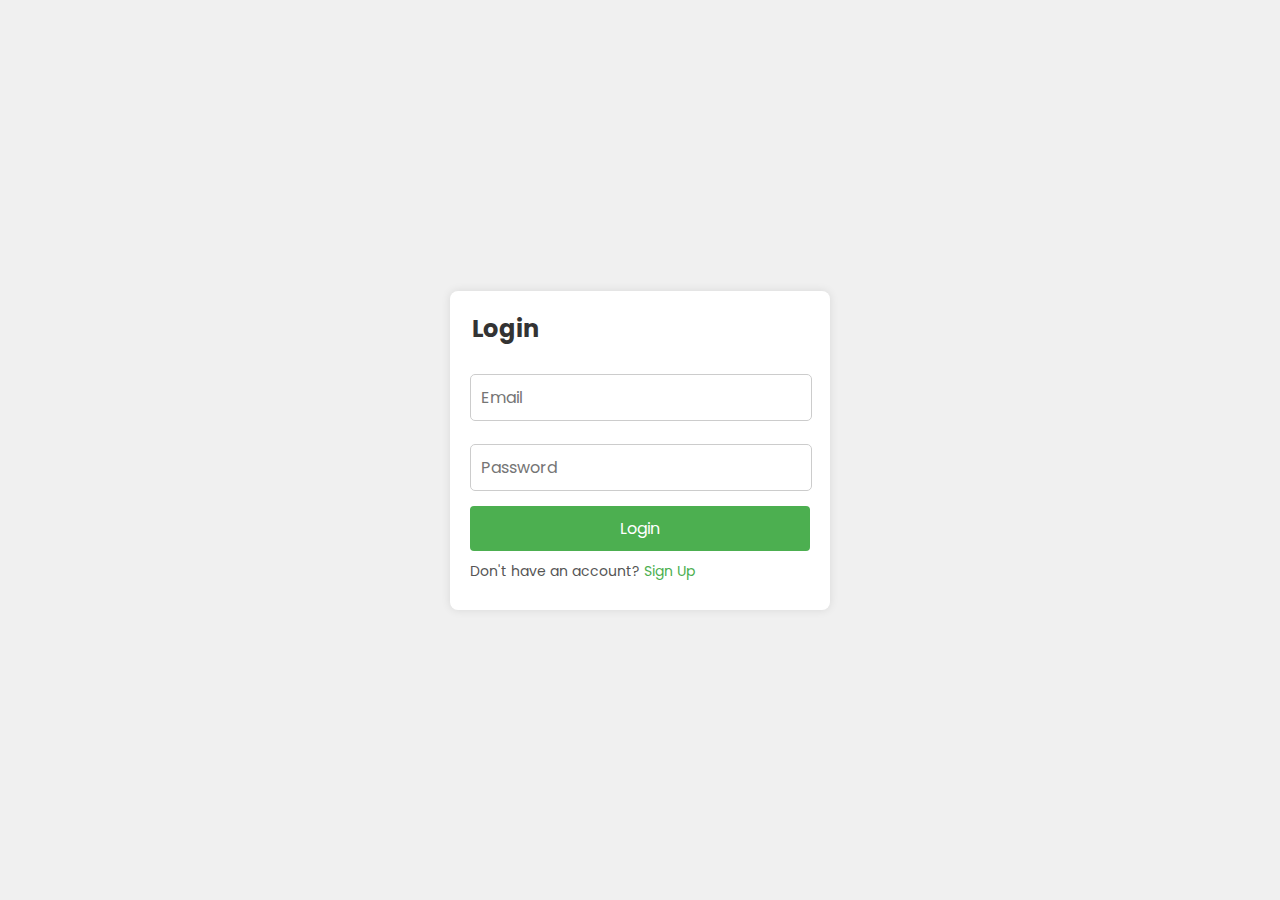
<file: signup.html>
<!DOCTYPE html>
<html lang="en">
<head>
    <meta charset="UTF-8">
    <meta name="viewport" content="width=device-width, initial-scale=1.0">
    <title>Login & Signup</title>
    <link rel="stylesheet" href="style.css">
    <link rel="shortcut icon" href="images/smart-log.png" type="image/x-icon">
</head>
<body>
    <div class="main-container-login">
    <div class="auth-container">
        <div class="auth-form-container">
            <div class="auth-form" id="login-form">
                <h2>Login</h2>
                <form>
                    <input type="email" placeholder="Email">
                    <input type="password" placeholder="Password">
                    <button type="submit"><a href="sensors-info.html"style="text-decoration:none;color:white;">Login</a></button>
                    <p>Don't have an account? <a href="#" onclick="showSignup()">Sign Up</a></p>
                </form>
            </div>
            <div class="auth-form" id="signup-form">
                <h2>Sign Up</h2>
                <form>
                    <input type="text" placeholder="Name">
                    <input type="email" placeholder="Email">
                    <input type="password" placeholder="Password">
                    <button type="submit"><a href="sensors-info.html"style="text-decoration:none;color:white;">Signup</a></button>
                    <p>Already have an account? <a href="#" onclick="showLogin()">Login</a></p>
                </form>
            </div>
        </div>
    </div>
</div>

    <script>
        function showLogin() {
            document.getElementById('login-form').style.display = 'block';
            document.getElementById('signup-form').style.display = 'none';
        }

        function showSignup() {
            document.getElementById('login-form').style.display = 'none';
            document.getElementById('signup-form').style.display = 'block';
        }
        
        // Initialize to show login form by default
        showLogin();
    </script>

    
</body>
</html>
</file>
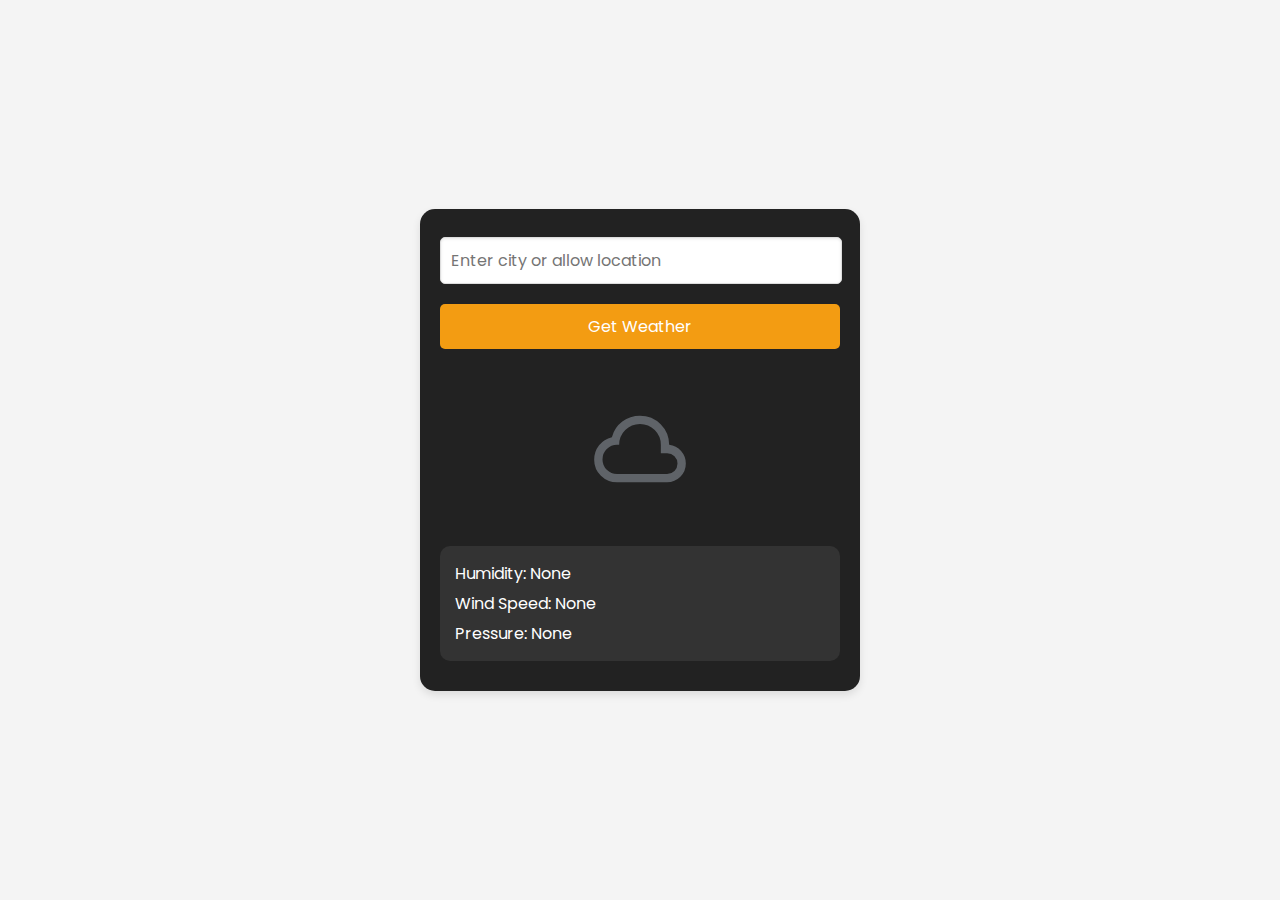
<file: weather.html>
<!DOCTYPE html>
<html lang="en">
<head>
    <meta charset="UTF-8">
    <meta name="viewport" content="width=device-width, initial-scale=1.0">
    <title>Weather App</title>
    <link rel="stylesheet" href="style.css">
    <script src="https://code.jquery.com/jquery-3.6.0.min.js"></script>
</head>
<body>
    <style>
        .weather-body {
    font-family: Arial, sans-serif;
    background-color: #f4f4f4;
    display: flex;
    justify-content: center;
    align-items: center;
    height: 100vh;
}

.weather-wrapper {
    width: 90%;
    max-width: 400px;
    background-color: #222;
    border-radius: 15px;
    padding: 20px;
    box-shadow: 0px 4px 8px rgba(0, 0, 0, 0.1);
    color: #fff;
    text-align: center;
    display: flex;
    
    flex-direction: column;
    
}
.weather-wrapper input{
    max-width: 380px;
}
#city {
    width: 100%;
    padding: 10px;
    font-size: 16px;
    color: #222;
    border: 1px solid #ddd;
    border-radius: 5px;
    margin-bottom: 20px;
    box-shadow: inset 0 1px 3px rgba(0, 0, 0, 0.1);
}

button {
    width: 100%;
    padding: 10px;
    background-color: #f39c12;
    color: white;
    border: none;
    font-size: 16px;
    border-radius: 5px;
    cursor: pointer;
    transition: background-color 0.3s;
}

button:hover {
    background-color: #e67e22;
}

#output {
    margin-top: 20px;
}

.weather-title {
    font-size: 32px;
    font-weight: bold;
    margin-bottom: 10px;
}

.temperature-display {
    font-size: 48px;
    margin: 10px 0;
}

.feels-like-display {
    font-size: 18px;
    color: #ddd;
    margin-bottom: 20px;
}

.weather-info {
    font-size: 16px;
    background-color: #333;
    padding: 15px;
    border-radius: 10px;
    margin-bottom: 10px;
}

.weather-info div {
    display: flex;
    justify-content: space-between;
    margin-bottom: 5px;
}

.weather-info div:last-child {
    margin-bottom: 0;
}

.weather-image {
    width: 100px;
    height: 100px;
    margin: 20px auto;
}

    </style>
    
    <div class="weather-body">
        <div class="weather-wrapper">
            <input type="text" id="city" placeholder="Enter city or allow location">
            <button id="getWeather">Get Weather</button>
          
            <div id="output">
                <div class="weather-title" id="weather"></div>
                <img src="images/cloud.svg" id="icon" class="weather-image" alt="Weather Icon" />
                <div class="temperature-display" id="temperature"></div>
                <div class="feels-like-display" id="feels-like"></div>
              
                <div class="weather-info">
                    <div>
                        <span>Humidity: None</span>
                        <span id="humidity"></span>
                    </div>
                    <div>
                        <span>Wind Speed: None</span>
                        <span id="wind"></span>
                    </div>
                    <div>
                        <span>Pressure: None</span>
                        <span id="pressure"></span>
                    </div>
                </div>
            </div>
        </div>
    </div>

   

    <script>
        const apiKey = "af527d7292e58a1b188954167ce7b7d2";

        $(document).ready(function() {
            // Get Weather for City
            $("#getWeather").click(function() {
                var city = $("#city").val();
                if (city) {
                    fetchWeatherByCity(city);
                }
            });

            // Get Weather Using Geolocation
            if (navigator.geolocation) {
                navigator.geolocation.getCurrentPosition(
                    function(position) {
                        let lat = position.coords.latitude;
                        let lon = position.coords.longitude;
                        fetchWeatherByLocation(lat, lon);
                    },
                    function(error) {
                        console.log("Geolocation error: " + error.message);
                    }
                );
            } else {
                $("#output").html("Geolocation is not supported by this browser.");
            }

            // Function to fetch weather by city
            function fetchWeatherByCity(city) {
                var apiUrl = `https://api.openweathermap.org/data/2.5/weather?q=${city}&units=metric&appid=${apiKey}`;
                getWeatherData(apiUrl);
            }

            // Function to fetch weather by coordinates
            function fetchWeatherByLocation(lat, lon) {
                var apiUrl = `https://api.openweathermap.org/data/2.5/weather?lat=${lat}&lon=${lon}&units=metric&appid=${apiKey}`;
                getWeatherData(apiUrl);
            }

            // Function to get weather data from API and display it
            function getWeatherData(apiUrl) {
                $.getJSON(apiUrl, function(data) {
                    var weather = data.weather[0].description;
                    var temp_c = data.main.temp;
                    var temp_f = (temp_c * 9/5) + 32;
                    var feels_like_c = data.main.feels_like;
                    var feels_like_f = (feels_like_c * 9/5) + 32;
                    var temp_min_c = data.main.temp_min;
                    var temp_min_f = (temp_min_c * 9/5) + 32;
                    var temp_max_c = data.main.temp_max;
                    var temp_max_f = (temp_max_c * 9/5) + 32;
                    var humidity = data.main.humidity;
                    var wind_speed = data.wind.speed;
                    var wind_deg = data.wind.deg;
                    var clouds = data.clouds.all;
                    var pressure = data.main.pressure;
                    var visibility_m = data.visibility / 1609.34;
                    var visibility_km = data.visibility / 1000;

                    var wind_dir = getWindDirection(wind_deg);

                    $("#output").html(
                        `Weather: ${weather}<br>
                        Temperature: ${temp_c.toFixed(2)}°C / ${temp_f.toFixed(2)}°F<br>
                        Feels like: ${feels_like_c.toFixed(2)}°C / ${feels_like_f.toFixed(2)}°F<br>
                        Min Temperature: ${temp_min_c.toFixed(2)}°C / ${temp_min_f.toFixed(2)}°F<br>
                        Max Temperature: ${temp_max_c.toFixed(2)}°C / ${temp_max_f.toFixed(2)}°F<br>
                        Humidity: ${humidity}%<br>
                        Wind Speed: ${wind_speed}m/s<br>
                        Wind Direction: ${wind_dir} (${wind_deg}°)<br>
                        Clouds: ${clouds}%<br>
                        Pressure: ${pressure} hPa<br>
                        Visibility: ${visibility_km.toFixed(2)} km / ${visibility_m.toFixed(2)} miles`
                    );
                });
            }

            // Function to get wind direction from degrees
            function getWindDirection(deg) {
                if (deg > 337.5 || deg <= 22.5) return "N";
                if (deg > 22.5 && deg <= 67.5) return "NE";
                if (deg > 67.5 && deg <= 112.5) return "E";
                if (deg > 112.5 && deg <= 157.5) return "SE";
                if (deg > 157.5 && deg <= 202.5) return "S";
                if (deg > 202.5 && deg <= 247.5) return "SW";
                if (deg > 247.5 && deg <= 292.5) return "W";
                return "NW";
            }
        });
    </script>
</body>
</html>
</file>
<file: style.css>
@import url('https://fonts.googleapis.com/css2?family=Poppins:ital,wght@0,100;0,200;0,300;0,400;0,500;0,600;0,700;0,800;0,900;1,100;1,200;1,300;1,400;1,500;1,600;1,700;1,800;1,900&display=swap');

@keyframes pulse {
    0% { box-shadow: 0 0 8px #90ee90, inset 0 0 8px #90ee90; }
    50% { box-shadow: 0 0 16px #90ee90, inset 0 0 14px #90ee90; }
    100% { box-shadow: 0 0 8px #90ee90, inset 0 0 8px #90ee90; }
}


*{
    padding: 0;
    margin: 0;
    font-family: "Poppins", sans-serif;
}
:root {
    --primary-color: #2E8B57; /* Sea Green */
    --secondary-color: #6B8E23; /* Olive Drab */
    --accent-color: #FFD700; /* Gold */
    --background-color: rgba(0, 0, 0, 0.8); /* Dimmed background */
    --text-color: #F5F5F5; /* Light Grey */
    --muted-text-color: #B0B0B0; /* Muted Light Grey */
    --table-header-color: #6B8E23; /* Olive Drab */
    --table-row-bg-even: #E6E6FA; /* Lavender */
    --table-row-bg-odd: #F0FFF0; /* Honeydew */
}
/*Login/signup*/
/* Basic Reset */

/* Page Styles */
.main-container-login {
    font-family: Arial, sans-serif;
    background-color: #f0f0f0;
    display: flex;
    justify-content: center;
    align-items: center;
    height: 100vh;
}

/* Authentication Container */
.auth-container {
    background: #ffffff;
    border-radius: 8px;
    box-shadow: 0 0 10px rgba(0, 0, 0, 0.1);
    width: 360px;
    overflow: hidden;
    padding-right: 20px; 
}

/* Authentication Form Container */
.auth-form-container {
    padding: 20px;
    
}

/* Form Styles */
.auth-form {
    display: none; /* Hide all forms by default */
}

.auth-form form {
    display: flex;
    flex-direction: column;
}

.auth-form h2 {
    margin-bottom: 20px;
    color: #333333;
}

.auth-form input {
    margin-bottom: 15px;
    padding: 10px;
    border: 1px solid #ddd;
    border-radius: 4px;
    width: 300px;
}

.auth-form button {
    padding: 10px;
    border: none;
    border-radius: 4px;
    background-color: #4CAF50; /* Green button */
    color: #ffffff;
    font-size: 16px;
    cursor: pointer;
    transition: background-color 0.3s ease;
    width: 340px;
}

.auth-form button:hover {
    background-color: #388E3C; /* Darker green on hover */
}

.auth-form p {
    margin-top: 10px;
    font-size: 14px;
}

.auth-form a {
    color: #4CAF50; /* Green color for links */
    text-decoration: none;
}

.auth-form a:hover {
    text-decoration: underline;
}

/* Welcome Page */
.welcome-container {
    background-image: url(./images/welcome.jpg);
    width: 100%;
    background-size: cover;
    height: 100vh;
    background-position: top 25% right 0;
    display: flex;
    justify-content: center;
    align-items: center;
}

/* Text Container */
.welcome-text {
    text-align: center;
    background: rgba(0, 0, 0, 0.5); /* Semi-transparent dark background for better readability */
    padding: 60px;
    border-radius: 10px;
    max-width: 700px;
    margin: 0 auto;
}

/* Heading Styles */
.welcome-text h2 {
    color: #ffffff; /* White color for contrast */
    font-size: 2.2em;
    font-weight: 500;
    margin: 0;
}

.welcome-text h1 {
    color: #ffffff; /* White color for contrast */
    font-size: 3.0em;
    font-weight: 600;
    line-height: 1.2;
    margin: 0;
}

/* Button Styles */
.welcome-text button {
    padding: 15px;
    width: 200px;
    border: none;
    border-radius: 10px;
    margin-top: 30px;
    font-weight: 500;
    font-size: 1.2em;
    cursor: pointer;
    background-color: #4CAF50; /* Green button to match the agricultural theme */
    color: #ffffff; /* White text */
    transition: background-color 0.3s ease, transform 0.3s ease;
}

.welcome-text button:hover {
    background-color: #388E3C; /* Darker green on hover */
    transform: scale(1.05); /* Slight zoom effect */
}

/* Link Styles */
.welcome-text a {
    text-decoration: none;
    color: #FFD54F; /* Light yellow color for contrast */
}

.welcome-text a:hover {
    text-decoration: underline;
    color: #FFB300; /* Darker yellow on hover */
}

/*Nav-bar*/
.navbar-conatiner{
    display: flex;
    flex-direction: row;
    padding: 15px;
    align-items: center;
    justify-content: space-between;
    box-shadow: rgba(0, 0, 0, 0.19) 0px 10px 20px, rgba(0, 0, 0, 0.23) 0px 6px 6px;
    position: fixed;
    top: 0;
    width: 100%;
    z-index: 2;
    background-color: white;
    
}
.navbar-title{
    margin-left: 30px;
    display: flex;
    flex-direction: row;
    align-items: center;
    gap: 10px;
}
.navbar-search input{
    width: 250px;
    padding:5px;
    border:none;
    background-color:rgb(200, 196, 196);
    border-radius: 10px;
    color: white;
}
.navbar-search input:focus{
    outline:transparent;
}
.navbar-search i{
    color: white;
    position: relative;
    right: 25px;
}
.navbar-links{
    display: flex;
    column-gap: 45px;
    margin-right: 60px;
}
.navbar-link a{
    text-decoration: none;
    color: rgb(154, 150, 150);
    font-weight: 500;
}
.navbar-link a:hover{
    text-decoration: underline;
    color: #90ee90;
    transition: 0.5s ease;
}
.navbar-conatiner i{
    font-weight: bolder;
    cursor: pointer;
    font-size: 1.3em;
}
/* Vertical Navbar*/
.vertical-navbar-buy{
    display: none;
    position: relative;
    bottom: 5px;
}
#hamburger-menu{
    display: none;
}
.vertical-navbar-links{
    display:flex;
    flex-direction: column;
    background-color:rgb(15, 15, 66);
    width: 50%;
    height: 100%;
    position: fixed;
    top: 0;
    left:-300px;
    z-index: 2;
    display: none;
    transition: 0.5s ease;
}
.vertical-navbar-links i{
    font-size: 1.8em;
    color: white;
    margin-top: 10px;
    margin-right: 10px;
    position: absolute;
    right: 10px;
}
.vertical-navbar-link{
    margin-top: 30px;
    margin-left: 10px;
}
.vertical-navbar-links .vertical-navbar-link a{
    color: white;
    text-decoration: none;
    margin-left: 10px;
}
/*Cart Count*/
.cart-count{
    position: relative;
    bottom: 10px;
    left: 75px;
    color:rgb(226, 249, 240);
    background-color:rgb(2, 203, 76);
    border-radius: 50%;
    padding-left: 2px;
    padding-right: 2px;
    z-index: 1;
    font-size: 1.0em;
}
.cart-vertical-count{
    position: relative;
    left: 15px;
    top: 5px;
    color:rgb(226, 249, 240);
    background-color:rgb(2, 203, 76);
    border-radius: 50%;
    z-index: 1;
    padding-left: 3px;
    font-size: 0.6em;
    width: 10px; 
}


/*Community*/
.shop-blog-header-container{
    background-image: url(./images/blog-pg-bg.jpg);
    width: 100%;
    height: 70vh;
    background-size: cover;
    margin-top: 10px;
    background-position: top 50% right 0 ;
}
.shop-blog-header-container h1{
    font-size: 3.0em;
    color: white;
    padding-top: 200px;
    font-weight: 600;
    text-align: center;
}
.shop-blog-header-container p{
    font-size:2.0em;
    color: white;
    font-weight: 500;
    text-align: center;
}
.blog-news-container{
    display: flex;
    flex-direction: row;
    margin-top: 80px;
    margin-left: 20px;
    margin-right: 20px;
    flex-wrap: wrap;
}
.blog-news-header {
    display: flex;
    align-items: center;
    margin-bottom: 10px;
}

.profile-icon {
    width: 40px;
    height: 40px;
    border-radius: 50%;
    margin-right: 10px;
    object-fit: cover;
}

.profile-info {
    display: flex;
    flex-direction: column;
}

.username {
    font-size: 16px;
    font-weight: bold;
    color: #333;
}

.blog-news-container-image{
    margin-left: 120px;
}
.blog-news-container-image img{
    width: 420px;
    height: 280px;
}
.blog-news-container-image h1{
    margin-bottom: -25px;
    color:rgb(230, 225, 225) ;
    font-size: 3.0em;
}
.blog-news-container-text {
    width: 45%;
    margin-left: 40px;
    margin-top: 60px;
}

.interaction-container {
    display: flex;
    flex-direction: row ;
    align-items: center;
    margin-top: 20px;
}
/* Basic styling for the like button */
.like-button {
    background: none;
    border: none;
    cursor: pointer;
    font-size: 18px;
    color: #e74c3c; /* Color for the filled heart */
    transition: background-color 0.3s; /* Smooth transition for background color */
}

/* Color for the heart icon when not liked */
.like-button .fa-heart-o {
    color: #ccc; /* Light grey for outline heart */
}

/* Color for the heart icon when liked */
.like-button.liked .fa-heart-o {
    color: #e74c3c; /* Red color for filled heart */
}

/* Background color for the button when liked */
.like-button.liked {
    border-radius: 50%; /* Rounded background */
}

.comment-container {
    margin-left: 20px;
    display: flex;
    gap: 20px;
    align-items: center;
}

.comment-contianer input{
    flex: 1; /* Allow the input to take up available space */
    padding: 10px;
    font-size: 16px;
    border: none;
    border-radius: 4px;
    margin-right: 8px; /* Space between input and button */
}
.comment-container input:focus{
    outline: none;
}

.send-button {
    background-color: #90ee90;
    border: none;
    margin-top:-4px;
    color: white; /* Icon color */
    padding: 14px 15px;
    font-size: 18px; /* Adjust size as needed */
    cursor: pointer;
    border-radius: 4px; /* Rounded corners for button */
    display: flex;
    align-items: center;
    justify-content: center;
    transition: background-color 0.3s; /* Smooth background color transition */
}

.send-button:hover {
    background-color:#3ff03f;
}

.send-button i {
    margin: 0; /* No extra margin for the icon */
}

/*Sensor-informations*/

.sensor-info-container{
    margin-top:100px;
}
.sensor-container-box{
    display: flex;
    flex-direction: row;
    flex-wrap: wrap;
    justify-content: space-around;
}
.moisture{
    background-color:transparent;
  width:200px;
  height:200px;
  border-radius:50%;
  box-shadow: 0 0 8px #90ee90, inset 0 0 8px #90ee90;
  animation: pulse 2s linear 1s infinite;
}
.moisture p{
    position: relative;
    text-align: center;
    font-family:sans-serif;
    font-weight:100;
    font-size:24px;
    color: #90ee90;
    top: 70px;
    text-shadow: 0 0 4px #90ee90;
}
.temperature{
    background-color:transparent;
  width:200px;
  height:200px;
  border-radius:50%;
  box-shadow: 0 0 8px #90ee90, inset 0 0 8px #90ee90;
  animation: pulse 2s linear 1s infinite;
}
.temperature p{
    position: relative;
    text-align: center;
    font-family:sans-serif;
    font-weight:100;
    font-size:24px;
    color: #90ee90;
    top: 70px;
    text-shadow: 0 0 4px #90ee90;
}
.humidity{
    background-color:transparent;
  width:200px;
  height:200px;
  border-radius:50%;
  box-shadow: 0 0 8px #90ee90, inset 0 0 8px #90ee90;
  animation: pulse 2s linear 1s infinite;
}
.humidity p{
    position: relative;
    text-align: center;
    font-family:sans-serif;
    font-weight:100;
    font-size:24px;
    color: #90ee90;
    top: 70px;
    text-shadow: 0 0 4px #90ee90;
}

/*Toggle*/



/* The switch - the box around the slider */
.switch {
    position: relative;
    display: inline-block;
    width: 60px;
    height: 34px;
    position: absolute;
    right: 30px;
    margin-top: 30px;
  }
  .switch-description {
    position: relative;
    right: 100px; /* Adjusts horizontal positioning */
    top: -2px; /* Adjusts vertical positioning */
    font-size: 1.6em; /* Adjusts the font size */
    color: #556b2f; /* DarkOliveGreen for agricultural theme */
    font-weight: bold; /* Makes the text bold */
    margin-left: 10px; /* Adds some spacing to the left for better alignment */
    white-space: nowrap; /* Prevents the text from wrapping */
}

  /* Hide default HTML checkbox */
  .switch input {
    opacity: 0;
    width: 0;
    height: 0;
  }
  
  /* The slider */

  .slider {
    position: absolute;
    cursor: pointer;
    top: 0;
    left: 0;
    right: 0;
    bottom: 0;
    background-color: #ccc;
    -webkit-transition: .4s;
    transition: .4s;
  }
  
  .slider:before {
    position: absolute;
    content: "";
    height: 26px;
    width: 26px;
    left: 4px;
    bottom: 4px;
    background-color: white;
    -webkit-transition: .4s;
    transition: .4s;
  }
  
  input:checked + .slider {
    background-color:#3ee23e;
  }
  
  input:focus + .slider {
    box-shadow: 0 0 1px #3ee23e;
  }
  
  input:checked + .slider:before {
    -webkit-transform: translateX(26px);
    -ms-transform: translateX(26px);
    transform: translateX(26px);
  }
  
  /* Rounded sliders */
  .slider.round {
    border-radius: 34px;
  }
  
  .slider.round:before {
    border-radius: 50%;
  }
  

/*History-Title*/
.title-text {
    font-size: 1.8em; /* Slightly smaller for a more refined look */
    margin-top: 80px; /* Adjusted margin for better spacing */
    color: #4b5320; /* Dark Olive for a muted, professional look */
    font-weight: 600; /* Semi-bold for a balanced emphasis */
    text-align: center;
    text-transform: capitalize; /* Capitalize for a softer, less harsh effect */
    border-bottom: 2px solid #8b4513; /* Thinner border for subtlety */
    padding-bottom: 8px; /* Slightly reduced padding */
    letter-spacing: 1px; /* Add spacing between letters for elegance */
}



/*History-Table*/
table {
    margin: 10px auto;
    width: 1250px;
    border-collapse: collapse;
    background-color: #f7f7f2; /* Very light greyish-beige background */
    font-family: Arial, sans-serif; /* A clean, professional font */
    align-items: center;
    justify-content: center;
}

th, td {   
    padding: 12px; /* Slightly larger padding for better spacing */
    text-align: center;
    vertical-align: middle;
    border: 1px solid #7d7d7d; /* Muted grey border for a professional look */
    color: #4b5320; /* Dark Olive for text */
}

th {
    background-color: #556b2f; /* DarkOliveGreen for header background */
    color: #ffffff; /* White text color for headers */
    font-weight: bold; /* Bold headers */
    text-transform: uppercase; /* Uppercase for a professional look */
}

tr:nth-child(even) {
    background-color: #e5e5e0; /* Light grey for even rows */
}

tr:nth-child(odd) {
    background-color: #f0f0eb; /* Slightly darker greyish beige for odd rows */
}

tr:hover {
    background-color: #dcdcdc; /* Subtle highlight on hover for interactivity */
}

/*Notification*/
.cart-main-container{
    width: 20%;
    position:fixed  ;
    top: 0;
    right:-400px;
    background-color:rgb(219, 214, 214);
    height: 100%;
    z-index:2;
    transition: 0.5s ease-in;
}
.cart-main-container #cart-exit{
    margin-top: 15px;
    margin-left: 15px;
    cursor: pointer;

}
.cart-main-container h1{
    text-align: center;
}
.notify-msg{
    display: flex;
    flex-direction: column;
    justify-content: space-around;
    margin-top: 20px;
    align-items: center;
    gap: 20px;
    
}

.notifi-1{
    display: flex;
    flex-direction: column;
    align-items: center;
    justify-content: center;
    background-color:rgb(123, 123, 123);
    padding: 15px;
    border: none;
    border-radius: 5px;
}
.notifi-1 p{
    color:white;
}



/*Disease*/
@import url('https://fonts.googleapis.com/css2?family=Poppins:ital,wght@0,100;0,200;0,300;0,400;0,500;0,600;0,700;0,800;0,900;1,100;1,200;1,300;1,400;1,500;1,600;1,700;1,800;1,900&display=swap');

/* Root Variables for Colors */


/* Disease Section */
.section3-main-container {
    display: flex;
    align-items: center;
    justify-content: center;
}

.new-disease {
    margin-top: 55px;
    display: flex;
    flex-wrap: wrap;
    align-items: center;
    justify-content: center;
}

.diseases-block {
    display: flex;
    margin: 10px;
    max-width: 400px;
    max-height: auto;
    border: 2px solid var(--primary-color);
}

.disease-image img {
    width: 105px;
    padding: 10px;
    margin: 10px;
}

.disease-about {
    width: 305px;
    padding: 10px;
    margin: 10px;
    display: flex;
    flex-direction: column;
    justify-content: space-between;
    gap: 10px;
}

.add-btn {
    background-color: var(--primary-color);
    border-radius: 5px;
    display: inline;
    padding: 5px;

}
.add-btn a{
    color: white;
}
.add-btn:hover {
    cursor: pointer;
}

html, body {
    overflow-x: hidden;
}

.body {
    position: relative;
    width: 100vw;
    height: 100vh;
}
.pop-up-disease-add {
    position: absolute;
    background: #edf3b6; /* Clean white background for a professional look */
    border: 2px solid var(--primary-color);
    border-radius: 12px; /* Slightly rounded corners */
    box-shadow: 0px 10px 20px rgba(0, 0, 0, 0.2); /* More subtle shadow for a soft look */
    height: 550px;
    width: 550px;
    top: 50%;
    left: 50%;
    transform: translate(-50%, -50%);
    z-index: 10;
    display: none;
    transition: all 0.3s ease; /* Smooth transition */
    padding: 20px; /* More padding for better spacing */
    overflow-y: auto; /* Allow scrolling if content exceeds height */
}

/* Refined popup image style */
.disease-popup-img{
    display:flex;
    justify-content: center;
    align-items: center;  
}
.disease-popup-img img {
    
    height: 200px; 
    width: 300px;
   

    border-radius: 8px; 
    box-shadow: 0px 4px 10px rgba(0, 0, 0, 0.2); 
}


.description-disease {
    margin-top: 20px;
}

.description-disease h3 {
    font-size: 1.6em;
    color: var(--primary-color);
    font-weight: 600;
    text-align: center;
    margin-bottom: 15px;
}

.form-group textarea {
    width: calc(100% - 20px);
    height: 140px;
    padding: 15px;
    border-radius: 8px;
    border: none;
    background-color: #f9f9f9;   
    box-shadow: inset 0px 1px 5px rgba(0, 0, 0, 0.1);
    transition: background-color 0.3s ease, box-shadow 0.3s ease;
    font-size: 1em;
}
.form-group textarea:focus{
    outline: none;
}

.form-group textarea:focus {
    background-color: #fff; 
    box-shadow: inset 0px 1px 8px rgba(0, 0, 0, 0.2);
    outline: none;
}

.post-btn {
    background-color: #4CAF50; /* A professional green color */
    color: #ffffff;
    border: none;
    border-radius: 8px;
    padding: 12px 24px;
    cursor: pointer;
    font-size: 1.1em;
    box-shadow: 0px 4px 10px rgba(0, 0, 0, 0.2);
    transition: transform 0.3s ease, box-shadow 0.3s ease;
    display: block;
    margin: 20px auto; 
}

.post-btn:hover {
    
    box-shadow: 0px 6px 12px rgba(0, 0, 0, 0.3);
    background-color: #388E3C; /* A darker green for the hover effect */
}

/* Close button */
.close svg {
    fill: var(--primary-color);
    position: absolute;
    top: 10px;
    right: 10px;
    cursor: pointer;
    transition: fill 0.3s ease;
}

.close svg:hover {
    fill: var(--accent-color);
}

h2{
    margin-left: 150px;
}


/*Profile page*/
/* Profile Container */
.profile-container {
    max-width: 800px;
    margin: 50px auto;
    padding: 20px;
    background-color: #ffffff;
    border-radius: 10px;
    box-shadow: 0px 4px 12px rgba(0, 0, 0, 0.1);
    margin-top: 100px;
    
}
/* Profile Image Container */
.profile-image {
    text-align: center;
    margin-bottom: 20px;
}

/* Profile Image Styling */
.profile-image img {
    width: 150px;
    height: 150px;
    border-radius: 50%; /* Circular image */
    object-fit: cover; /* Ensure the image fits the container */
    border: 4px solid #4CAF50; /* Green border related to agriculture */
    box-shadow: 0px 4px 10px rgba(0, 0, 0, 0.2); /* Subtle shadow for depth */
    transition: transform 0.3s ease, box-shadow 0.3s ease; /* Smooth hover effect */
}

/* Change Image Button */
.profile-image button {
    background-color: #4CAF50; /* Green button */
    color: #fff;
    border: none;
    border-radius: 8px;
    padding: 8px 16px;
    cursor: pointer;
    font-size: 1em;
    margin-top: 10px;
    transition: transform 0.3s ease, background-color 0.3s ease;
}

.profile-image button:hover {
    transform: translateY(-2px); /* Slight lift on hover */
    background-color: #388E3C; /* Darker green on hover */
}

/* Hover Effect on Profile Image */
.profile-image img:hover {
    transform: scale(1.05); /* Slight zoom on hover */
    box-shadow: 0px 6px 12px rgba(0, 0, 0, 0.3); /* Darker shadow on hover */
}

/* File Upload Input for Profile Image (Hidden) */
#imageUpload {
    display: none; /* Hidden by default */
}

/* Style for the visible label that will trigger the file upload */
#changeImgBtn {
    display: inline-block;
    background-color: #4CAF50;
    color: white;
    padding: 10px 15px;
    font-size: 1em;
    cursor: pointer;
    border-radius: 5px;
    margin-top: 10px;
}

#changeImgBtn:hover {
    background-color: #388E3C; /* Darker green on hover */
}

/* Headings */
h2 {
    margin-left:2px;
    color: #2e7d32; /* Dark green */
    margin-bottom: 20px;
}

h3 {
    color: #388e3c; /* Medium green */
    border-bottom: 2px solid #388e3c;
    padding-bottom: 5px;
    margin-bottom: 15px;
}

/* Labels and Text */
label {
    font-weight: bold;
    color: #333;
    display: block;
    margin: 10px 0 5px;
}

p {
    font-size: 1em;
    color: #555;
    margin: 8px 0;
}

/* Input Fields */
input[type="text"],
input[type="email"],
input[type="password"],
input[type="number"] {
    width: 100%;
    padding: 10px;
    margin: 8px 0 15px;
    border: 1px solid #ccc;
    border-radius: 5px;
    font-size: 1em;
}

/* Buttons */
.profile-post-btn {
    background-color: #4CAF50; /* Green button */
    color: #fff;
    border: none;
    border-radius: 8px;
    padding: 12px 24px;
    cursor: pointer;
    font-size: 1.1em;
    box-shadow: 0px 4px 10px rgba(0, 0, 0, 0.2);
    transition: transform 0.3s ease, box-shadow 0.3s ease;
    display: inline-block;
    margin: 20px 10px 0 0;
}

.post-btn:hover {
    transform: translateY(-2px);
    box-shadow: 0px 6px 12px rgba(0, 0, 0, 0.3);
    background-color: #388E3C; /* Darker green on hover */
}

/* Form and Display Visibility */
#profileForm {
    display: none;
}

#profileDisplay {
    display: block;
}

/* Profile Display Layout */
#profileDisplay p {
    background-color: #E8F5E9; /* Light green background */
    padding: 10px;
    border-radius: 5px;
    margin: 10px 0;
}

/* Cancel Button */
#cancelBtn {
    background-color: #F44336; /* Red button for cancel */
}

#cancelBtn:hover {
    background-color: #D32F2F; /* Darker red on hover */
}
/* Footer Styles */
.footer {
    text-align: center;
    padding: 10px;
    bottom: 0;
    width: 100%;
    border-top: 1px solid #1b5e20; /* Slightly darker green border for separation */
    margin-top: 10px;
    margin-bottom: 10px;

}

.footer p {
    margin: 0;
    font-size: 14px;
}

/*NPK*/

.section3-image-gallery{
    display: flex;
    flex-direction: row;
    flex-wrap: wrap;
    justify-content: space-between;
    margin-left: 30px;  
    margin-right: 30px;
    margin-bottom: 40px;
}
.section3-image-gallery{
    margin-top: 70px;
}
.section3-image{
    width: 270px;
    box-shadow: rgba(100, 100, 111, 0.2) 0px 7px 29px 0px;
    border: 1px solid black;
    height: fit-content;
    border-radius: 10px;
    flex-basis: 20%;
    margin-top: 10px;
}
.section3-image img{
    background-color:rgb(230, 225, 225) ;
    border-radius: 10px;
    margin-top: 10px;
    margin-left: 20px;
    margin-right: 10px;
    margin-bottom: 10px;
}
.img-description p{
    font-size: 0.8em;
    font-weight: 500;
    margin-left: 20px;
    color: rgb(154, 150, 150) ;
}
.img-description h3{
    font-size:1.0em;
    font-weight: 600;
    margin-left: 20px;
    color: rgb(0, 0, 0) ;
}
.img-description .sections-star-icon{
    font-size:0.8em;
    font-weight: 600;
    margin-left: 20px;
    color: gold;
}
.img-description h4{
    font-size:1.2em;
    font-weight: 600;
    margin-left: 20px;
    color:rgb(2, 203, 76)  ;
}
.img-description .section3-shop-button{
    background-color: rgb(226, 249, 240) ;
    font-size:1.3em;
    font-weight: 600;
    color:rgb(2, 203, 76) ;
    border: none;
    border-radius: 50%;
    padding: 7px;
    text-align: center;
    position: relative;
    left: 230px;
    bottom: 40px;
    margin-left: none;
    cursor: pointer;
}
.img-description .section3-shop-button:hover{
    color: rgb(226, 249, 240) ;
    background-color:rgb(2, 203, 76) ;
}
/*Weather*/

.weather-card {
    width: 190px;
    height: 120px;
    background: linear-gradient(135deg, #4a90e2, #50c9c3);
    box-shadow: 0 8px 16px rgba(0, 0, 0, 0.3);
    border-radius: 15px;
    max-width: 350px;
    max-height: 200px;
    padding: 30px;
    text-align: center;
    color: #fff;
    position: relative;
    overflow: hidden;
    
    display: flex;
    align-items: center;
    flex-direction: column;
    justify-content: center;

}

.header-section {
   
    display: flex;
    align-items: center;
    justify-content: center;
    top: 45px;
}

.header-section svg {
    width: 60px;
    height: 60px;
    fill: #ffffff;
    margin-right: 10px;
}

.header-section h2 {
    font-size: 28px;
    margin: 0;
    text-transform: uppercase;
    letter-spacing: 1.2px;
}

.info-section {
    margin-top: 30px;
}

.temperature-display {
    font-size: 38px;
    font-weight: bold;
    color: #ffeb3b;
    margin-bottom: 20px;
    position: absolute;
    bottom: 0;
}

.humidity-display {
    font-size: 18px;
    font-weight: 500;
    bottom: 25px;
    position: absolute;
}
.humidity-display h3{
    color: rgb(254, 254, 254);
}


.weather-card span {
    display: block;
}

.weather-card:before {
    content: "";
    background: rgba(255, 255, 255, 0.3);
    position: absolute;
    width: 500px;
    height: 500px;
    top: -250px;
    left: -250px;
    border-radius: 50%;
    z-index: 0;
    animation: float 6s ease-in-out infinite;
}

.weather-card:after {
    content: "";
    background: rgba(255, 255, 255, 0.1);
    position: absolute;
    width: 500px;
    height: 500px;
    bottom: -250px;
    right: -250px;
    border-radius: 50%;
    z-index: 0;
    animation: float 8s ease-in-out infinite;
}

@keyframes float {
    0%, 100% {
        transform: translateY(0);
    }
    50% {
        transform: translateY(-20px);
    }
}

.weather-card * {
    position: relative;
    z-index: 1;
}

@media screen and (max-width: 600px) {
    .weather-card {
        width: 90%;
    }
    .temperature-display {
        font-size: 36px;
    }
    .header-section svg {
        width: 60px;
        height: 60px;
    }
    .header-section h2 {
        font-size: 22px;
    }
}

.sensor-info-container{
    display: flex;
    justify-content: space-evenly;
    align-items: center;
}
.sensor-container-box{
    justify-content: space-between;
    width: 60%;
}
.weather-a{
    text-decoration: none;
}
/* ---------------------------weather-page-------------------------- */
.weather-body {
    font-family: Arial, sans-serif;
    background-color: #f4f4f4;
    display: flex;
    justify-content: center;
    align-items: center;
    height: 100vh;
}

.weather-wrapper {
    width: 90%;
    max-width: 400px;
    background-color: #222;
    border-radius: 15px;
    padding: 20px;
    box-shadow: 0px 4px 8px rgba(0, 0, 0, 0.1);
    color: #fff;
    text-align: center;
    display: flex;
    
    flex-direction: column;
    
}
.weather-wrapper input{
    max-width: 380px;
}
#city {
    width: 100%;
    padding: 10px;
    font-size: 16px;
    color: #222;
    border: 1px solid #ddd;
    border-radius: 5px;
    margin-bottom: 20px;
    box-shadow: inset 0 1px 3px rgba(0, 0, 0, 0.1);
}

button {
    width: 100%;
    padding: 10px;
    background-color: #f39c12;
    color: white;
    border: none;
    font-size: 16px;
    border-radius: 5px;
    cursor: pointer;
    transition: background-color 0.3s;
}

button:hover {
    background-color: #e67e22;
}

#output {
    margin-top: 20px;
}

.weather-title {
    font-size: 32px;
    font-weight: bold;
    margin-bottom: 10px;
}

.temperature-display {
    font-size: 48px;
    margin: 10px 0;
}

.feels-like-display {
    font-size: 18px;
    color: #ddd;
    margin-bottom: 20px;
}

.weather-info {
    font-size: 16px;
    background-color: #333;
    padding: 15px;
    border-radius: 10px;
    margin-bottom: 10px;
}

.weather-info div {
    display: flex;
    justify-content: space-between;
    margin-bottom: 5px;
}

.weather-info div:last-child {
    margin-bottom: 0;
}

.weather-image {
    width: 100px;
    height: 100px;
    margin: 20px auto;
}
</file>
